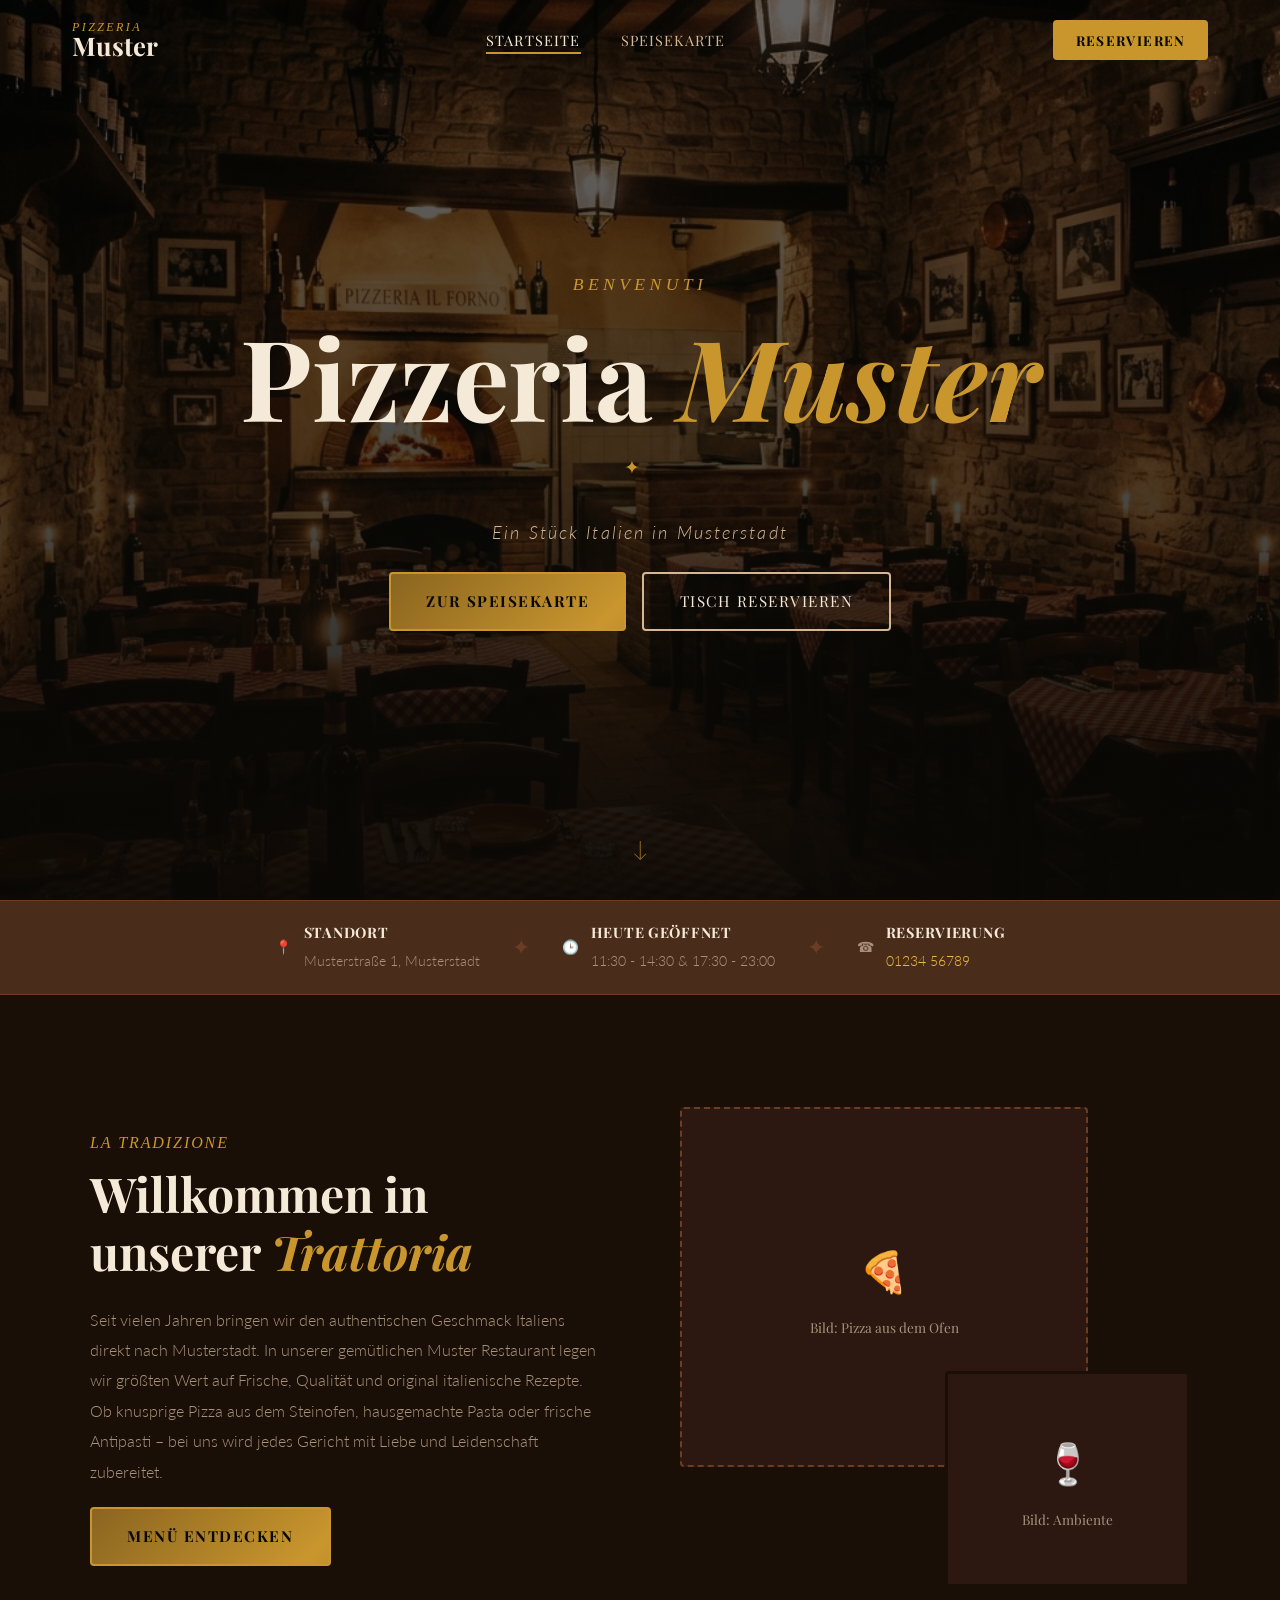
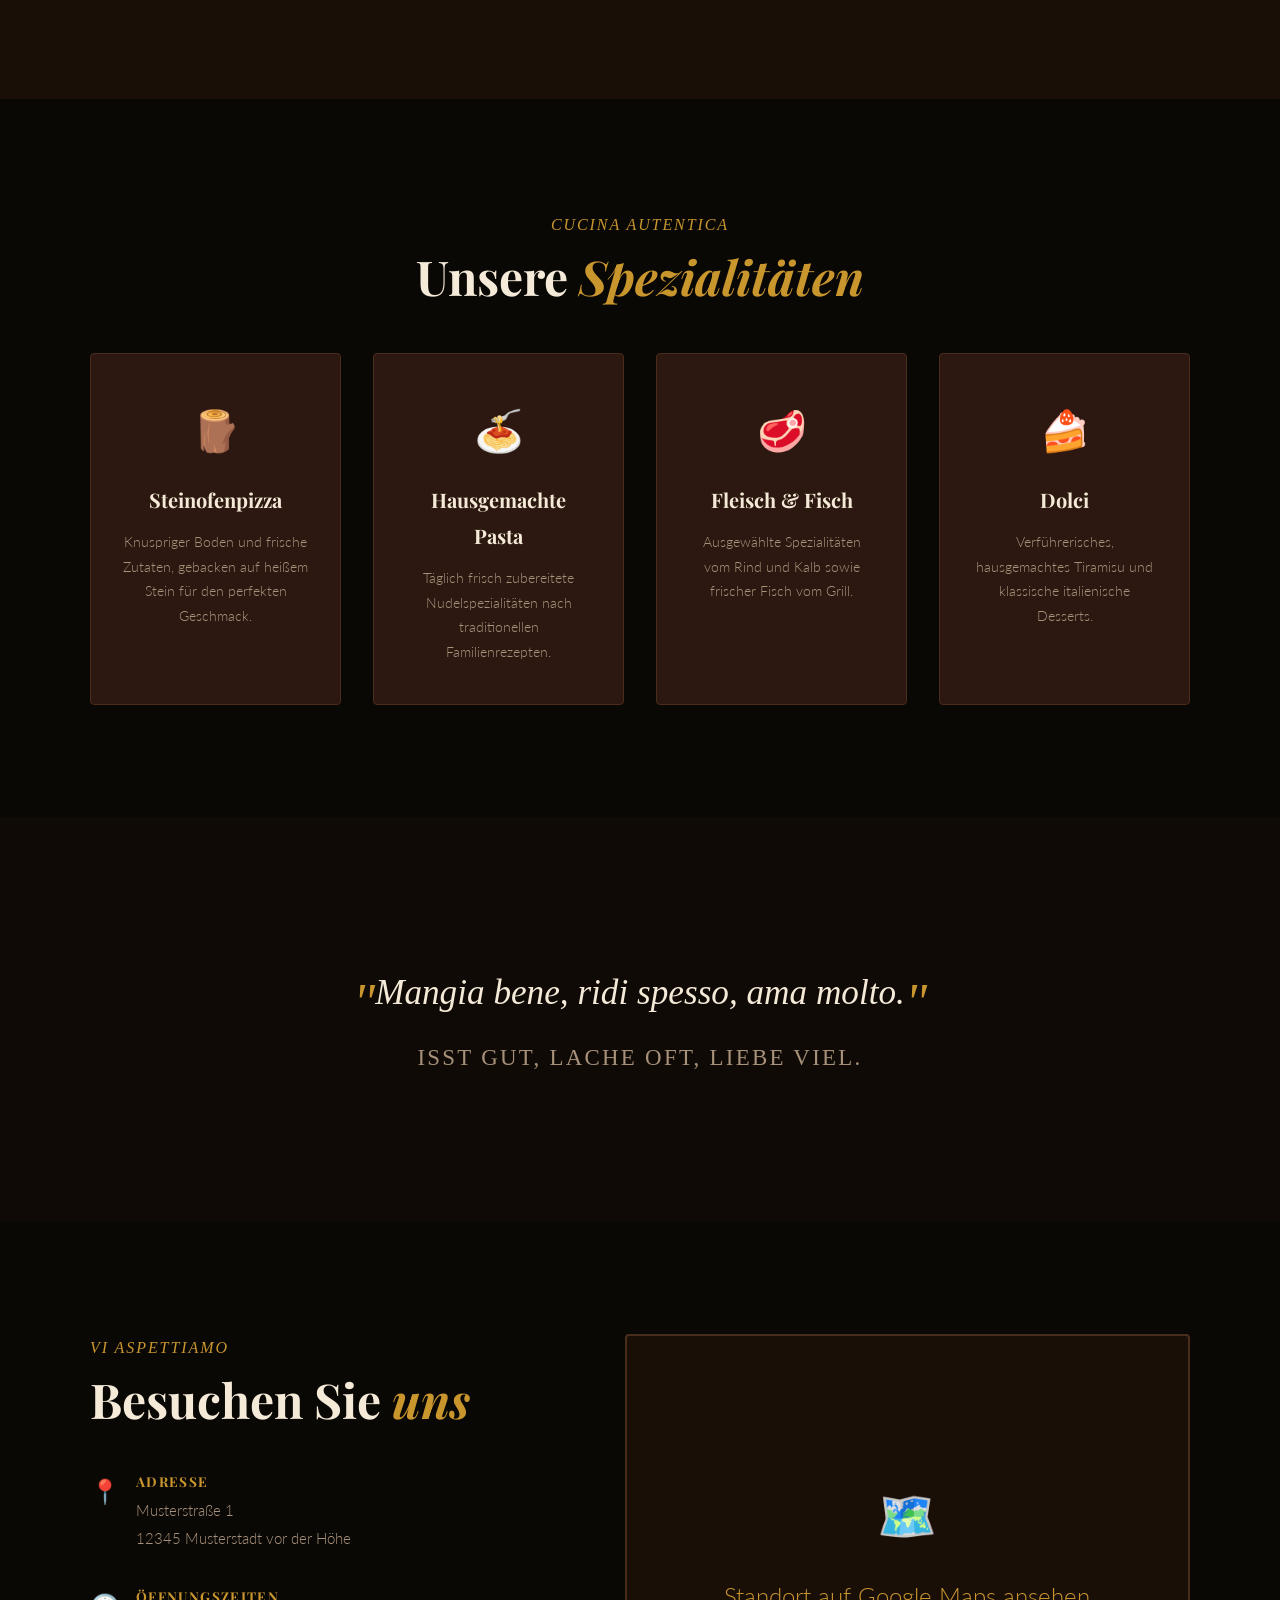
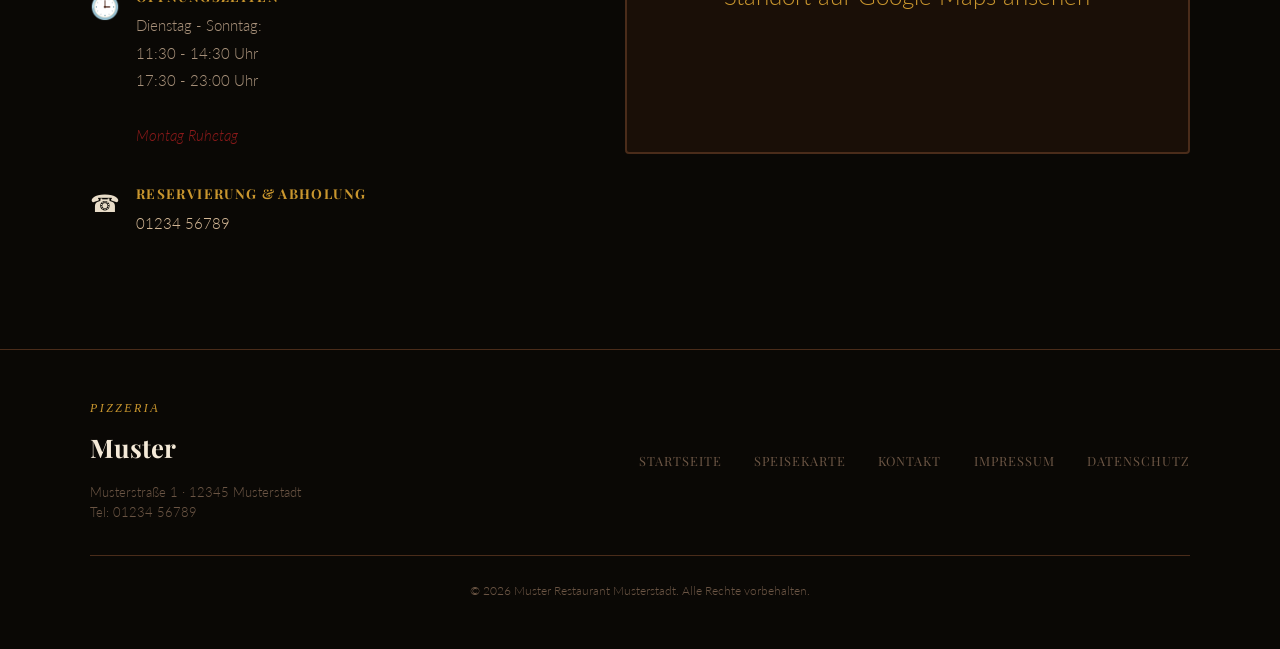
<file: index.html>
﻿<!DOCTYPE html>
<html lang="de">
<head>
  <meta charset="UTF-8" />
  <meta name="viewport" content="width=device-width, initial-scale=1.0" />
  <title>Muster Restaurant – Musterstadt</title>
  <meta name="description" content="Original italienische Pizza & Pasta in Musterstadt. Genießen Sie authentische Küche in gemütlicher Atmosphäre." />
  <link rel="stylesheet" href="style.css" />
  <link rel="preconnect" href="https://fonts.googleapis.com" />
  <link rel="preconnect" href="https://fonts.gstatic.com" crossorigin />
  <link href="https://fonts.googleapis.com/css2?family=Playfair+Display:ital,wght@0,400;0,700;1,400;1,700&family=IM+Fell+English:ital@0;1&family=Lato:wght@300;400&display=swap" rel="stylesheet" />
</head>
<body>

  <!-- ========== NAVIGATION ========== -->
  <nav id="navbar">
    <div class="nav-inner">
      <a href="index.html" class="nav-logo">
        <span class="logo-script">Pizzeria</span>
        <span class="logo-name">Muster</span>
      </a>
      <ul class="nav-links">
        <li><a href="index.html" class="nav-link active">Startseite</a></li>
        <li><a href="menu.html" class="nav-link">Speisekarte</a></li>
      </ul>
      <a href="#kontakt" class="nav-cta" id="reserve-btn">Reservieren</a>
      <button class="hamburger" id="hamburger-btn" aria-label="Menü öffnen">
        <span></span><span></span><span></span>
      </button>
    </div>
    <div class="mobile-menu" id="mobile-menu">
      <a href="index.html" class="mobile-link active">Startseite</a>
      <a href="menu.html" class="mobile-link">Speisekarte</a>
      <a href="#ueber-uns" class="mobile-link">Über uns</a>
      <a href="#kontakt" class="mobile-link">Kontakt</a>
      <a href="#kontakt" class="mobile-link mobile-cta">Reservieren</a>
    </div>
  </nav>

  <!-- ========== HERO ========== -->
  <header class="hero" id="start">
    <div class="hero-bg"></div>
    <div class="hero-overlay"></div>
    <div class="hero-content">
      <p class="hero-tagline">Benvenuti</p>
      <h1 class="hero-title">Pizzeria <em>Muster</em></h1>
      <div class="hero-divider"><span>✦</span></div>
      <p class="hero-subtitle">Ein Stück Italien in Musterstadt</p>
      <div class="hero-actions">
        <a href="menu.html" class="btn btn-gold">Zur Speisekarte</a>
        <a href="#kontakt" class="btn btn-outline">Tisch reservieren</a>
      </div>
    </div>
    <div class="scroll-indicator">↓</div>
  </header>

  <!-- ========== RIBBON ========== -->
  <div class="ribbon">
    <div class="ribbon-inner">
      <div class="ribbon-item">
        <span class="ribbon-icon">📍</span>
        <div>
          <strong>Standort</strong>
          <span>Musterstraße 1, Musterstadt</span>
        </div>
      </div>
      <div class="ribbon-sep">✦</div>
      <div class="ribbon-item">
        <span class="ribbon-icon">🕒</span>
        <div>
          <strong>Heute geöffnet</strong>
          <span>11:30 - 14:30 & 17:30 - 23:00</span>
        </div>
      </div>
      <div class="ribbon-sep">✦</div>
      <div class="ribbon-item">
        <span class="ribbon-icon">☎</span>
        <div>
          <strong>Reservierung</strong>
          <span><a href="tel:+49617223524">01234 56789</a></span>
        </div>
      </div>
    </div>
  </div>

  <!-- ========== ÜBER UNS ========== -->
  <section class="welcome" id="ueber-uns">
    <div class="welcome-inner">
      <div>
        <span class="section-tag">La Tradizione</span>
        <h2 class="section-title">Willkommen in unserer <em>Trattoria</em></h2>
        <div class="welcome-body">
          <p>Seit vielen Jahren bringen wir den authentischen Geschmack Italiens direkt nach Musterstadt. In unserer gemütlichen Muster Restaurant legen wir größten Wert auf Frische, Qualität und original italienische Rezepte.</p>
          <p>Ob knusprige Pizza aus dem Steinofen, hausgemachte Pasta oder frische Antipasti – bei uns wird jedes Gericht mit Liebe und Leidenschaft zubereitet.</p>
        </div>
        <a href="menu.html" class="btn btn-gold">Menü entdecken</a>
      </div>
      <div class="welcome-image-stack">
        <div class="photo-placeholder large">
          <div class="placeholder-inner">
            <span class="ph-icon">🍕</span>
            <p>Bild: Pizza aus dem Ofen</p>
          </div>
        </div>
        <div class="photo-placeholder small">
          <div class="placeholder-inner">
            <span class="ph-icon">🍷</span>
            <p>Bild: Ambiente</p>
          </div>
        </div>
      </div>
    </div>
  </section>

  <!-- ========== HIGHLIGHTS ========== -->
  <section class="highlights">
    <div class="highlights-inner">
      <span class="section-tag center">Cucina Autentica</span>
      <h2 class="section-title center">Unsere <em>Spezialitäten</em></h2>
      <div class="highlights-grid">
        <div class="highlight-card">
          <div class="card-icon">🪵</div>
          <h3>Steinofenpizza</h3>
          <p>Knuspriger Boden und frische Zutaten, gebacken auf heißem Stein für den perfekten Geschmack.</p>
        </div>
        <div class="highlight-card">
          <div class="card-icon">🍝</div>
          <h3>Hausgemachte Pasta</h3>
          <p>Täglich frisch zubereitete Nudelspezialitäten nach traditionellen Familienrezepten.</p>
        </div>
        <div class="highlight-card">
          <div class="card-icon">🥩</div>
          <h3>Fleisch & Fisch</h3>
          <p>Ausgewählte Spezialitäten vom Rind und Kalb sowie frischer Fisch vom Grill.</p>
        </div>
        <div class="highlight-card">
          <div class="card-icon">🍰</div>
          <h3>Dolci</h3>
          <p>Verführerisches, hausgemachtes Tiramisu und klassische italienische Desserts.</p>
        </div>
      </div>
    </div>
  </section>

  <!-- ========== FULL BLEED IMAGE ========== -->
  <section class="full-bleed-image">
    <div class="full-bleed-overlay">
      <blockquote class="quote">
        <span>"</span>Mangia bene, ridi spesso, ama molto.<span>"</span>
        <cite>Isst gut, lache oft, liebe viel.</cite>
      </blockquote>
    </div>
  </section>

  <!-- ========== CONTACT ========== -->
  <section class="kontakt" id="kontakt">
    <div class="kontakt-inner">
      <div>
        <span class="section-tag">Vi aspettiamo</span>
        <h2 class="section-title">Besuchen Sie <em>uns</em></h2>
        <div class="contact-block">
          <div class="contact-item">
            <span class="contact-icon">📍</span>
            <div>
              <strong>Adresse</strong>
              <p>Musterstraße 1<br />12345 Musterstadt vor der Höhe</p>
            </div>
          </div>
          <div class="contact-item">
            <span class="contact-icon">🕒</span>
            <div>
              <strong>Öffnungszeiten</strong>
              <p>Dienstag - Sonntag:<br />11:30 - 14:30 Uhr<br />17:30 - 23:00 Uhr<br /><br /><span class="closed">Montag Ruhetag</span></p>
            </div>
          </div>
          <div class="contact-item">
            <span class="contact-icon">☎</span>
            <div>
              <strong>Reservierung & Abholung</strong>
              <p><a href="tel:+49617223524">01234 56789</a></p>
            </div>
          </div>
        </div>
      </div>
      <div class="kontakt-map">
        <a href="https://www.google.com/maps/search/?api=1&query=Pizzeria+Desir%C3%A9e+Bad+Homburg" target="_blank" rel="noopener noreferrer" class="map-fallback" aria-label="Auf Google Maps öffnen">
          <div class="map-fallback-inner">
            <span class="map-icon" style="font-size: 3rem; display: block; margin-bottom: 1rem;">🗺️</span>
            <span style="font-family: var(--font-fancy); font-size: 1.5rem; color: var(--gold);">Standort auf Google Maps ansehen</span>
          </div>
        </a>
      </div>
    </div>
  </section>

  <!-- ========== FOOTER ========== -->
  <footer class="footer">
    <div class="footer-inner">
      <div class="footer-brand">
        <span class="logo-script">Pizzeria</span>
        <span class="logo-name">Muster</span>
        <p>Musterstraße 1 · 12345 Musterstadt<br />Tel: 01234 56789</p>
      </div>
      <div class="footer-links">
        <a href="index.html">Startseite</a>
        <a href="menu.html">Speisekarte</a>
        <a href="#kontakt">Kontakt</a>
        <a href="impressum.html">Impressum</a>
        <a href="datenschutz.html">Datenschutz</a>
      </div>
      <div class="footer-copy">
        <p>&copy; 2026 Muster Restaurant Musterstadt. Alle Rechte vorbehalten.</p>
      </div>
    </div>
  </footer>

  <!-- ========== BACK TO TOP ========== -->
  <a href="#" id="back-to-top" aria-label="Zurück nach oben">↑</a>

  <script src="script.js"></script>
</body>
</html>
</file>
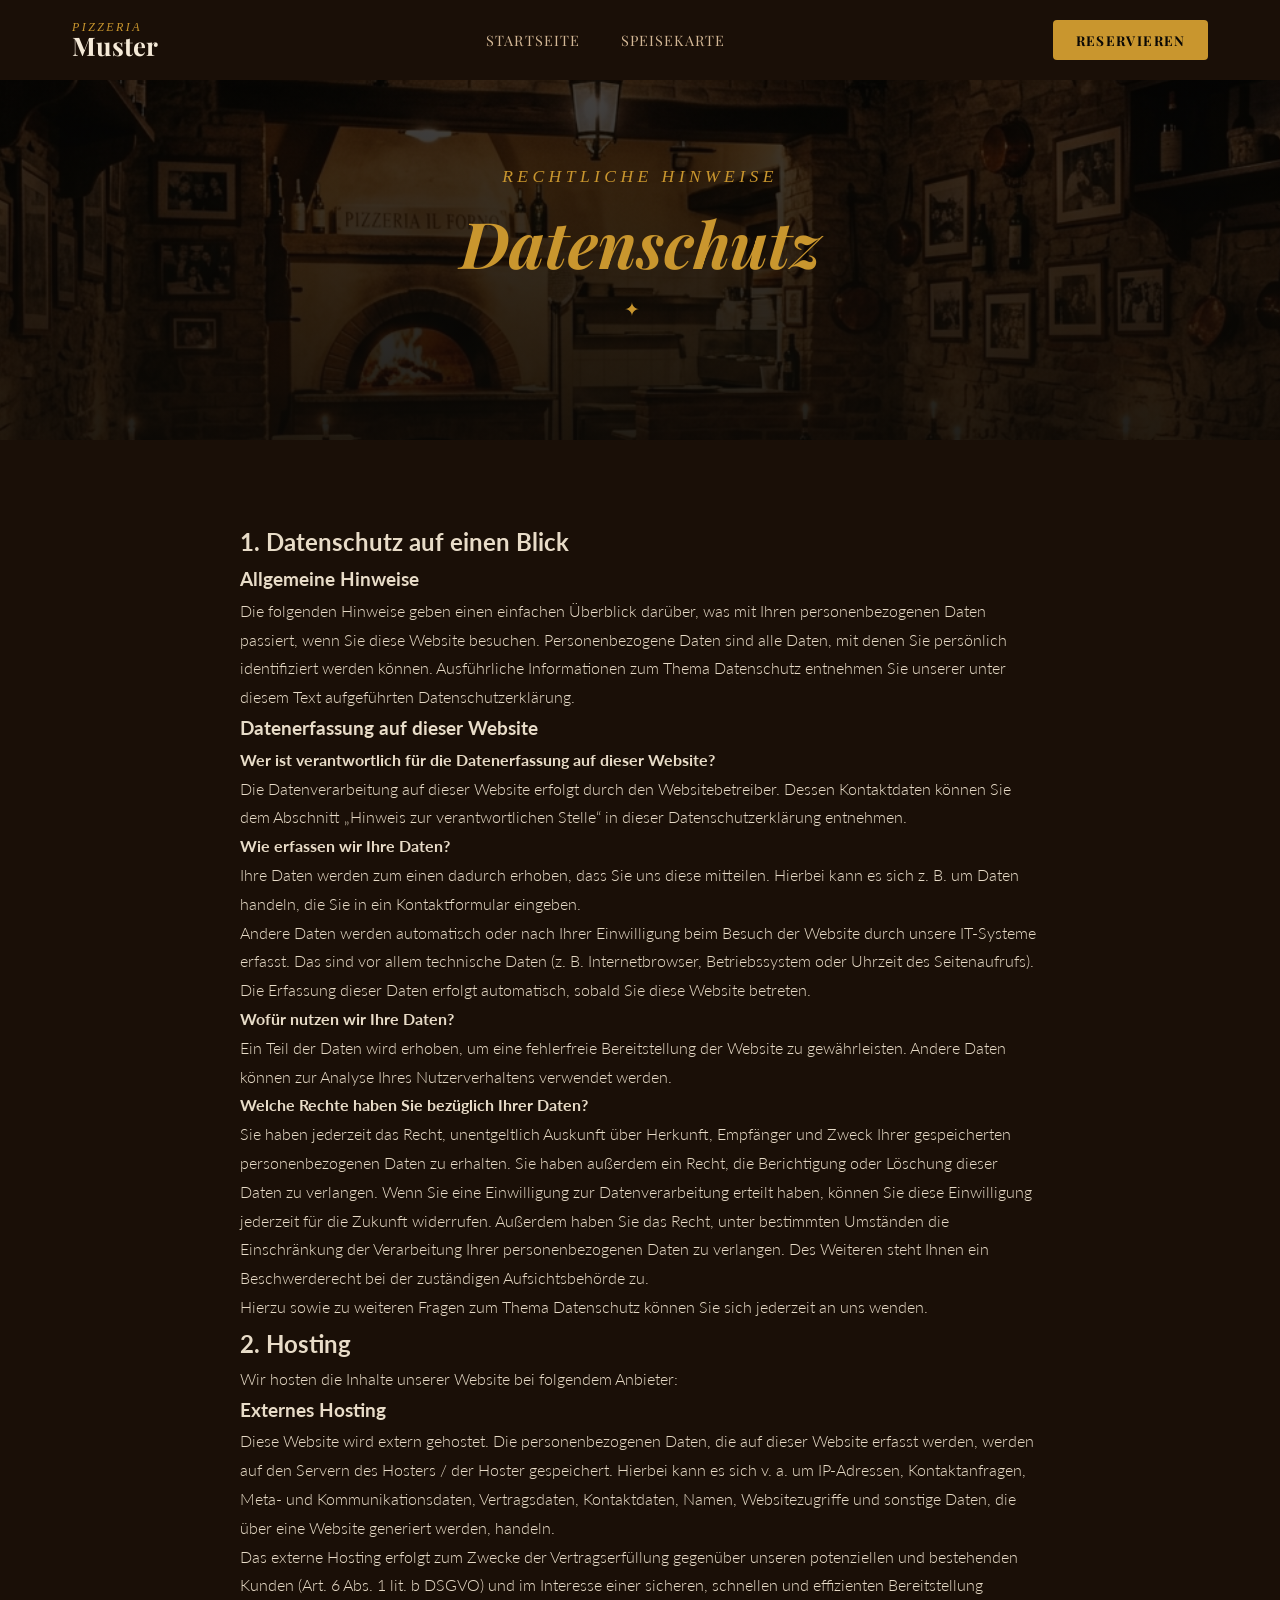
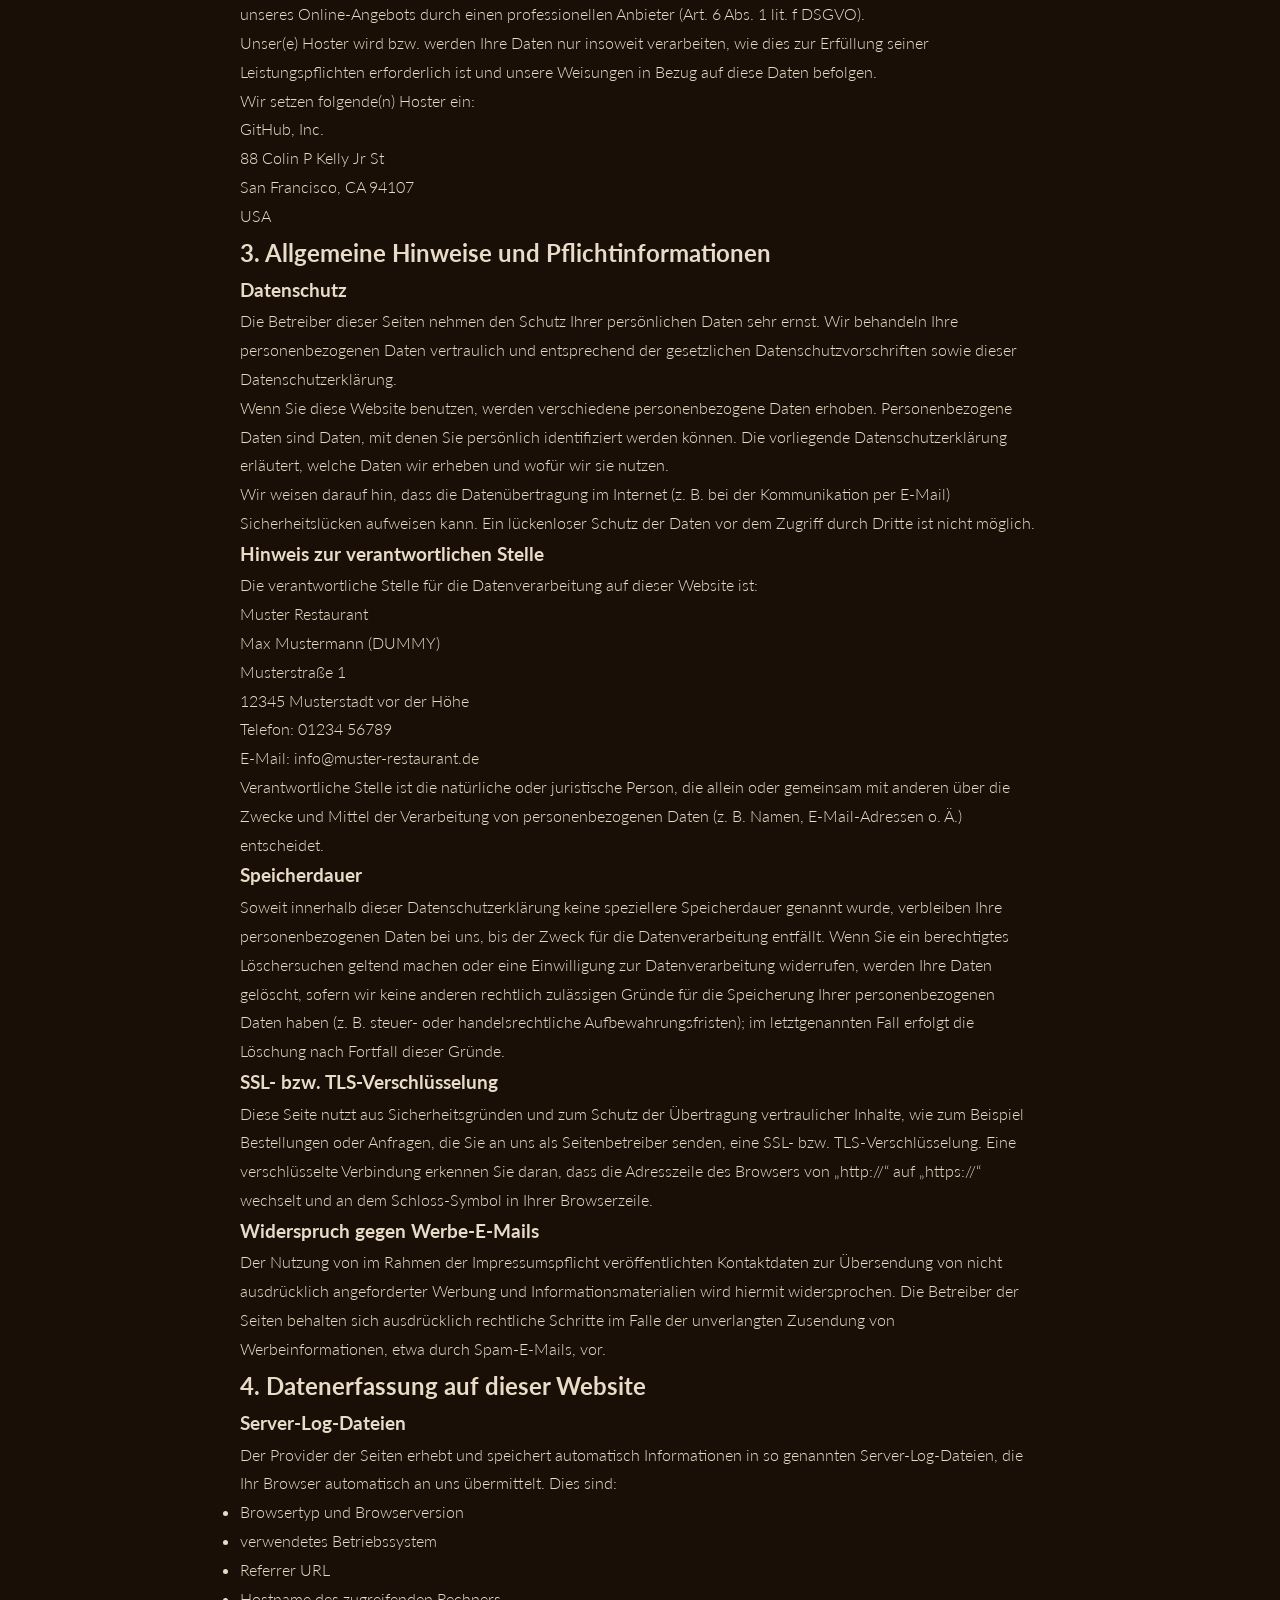
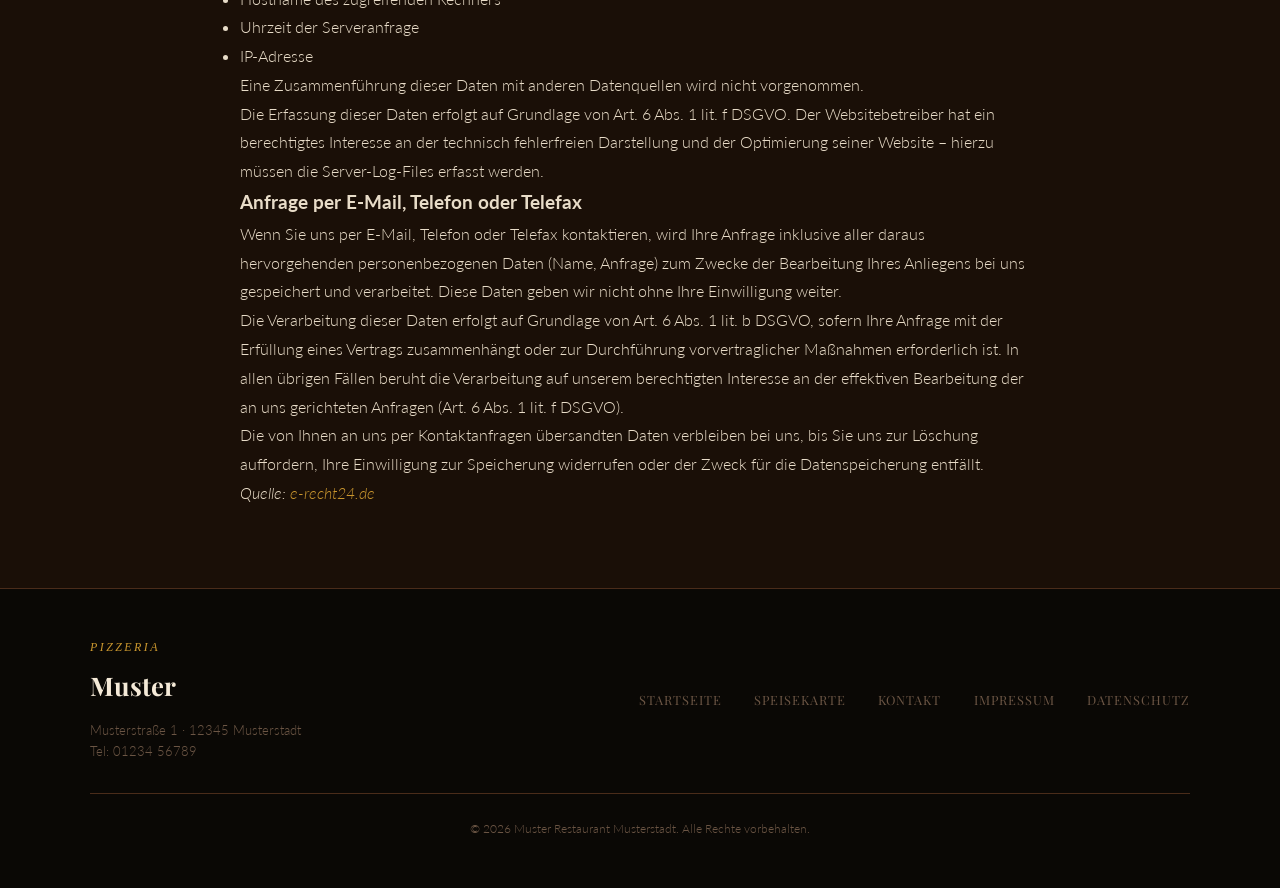
<file: datenschutz.html>
﻿<!DOCTYPE html>
<html lang="de">
<head>
  <meta charset="UTF-8" />
  <meta name="viewport" content="width=device-width, initial-scale=1.0" />
  <title>Datenschutzerklärung – Muster Restaurant Musterstadt</title>
  <meta name="description" content="Datenschutzerklärung und Hinweise zum Datenschutz der Muster Restaurant in Musterstadt." />
  <link rel="stylesheet" href="style.css" />
  <link rel="preconnect" href="https://fonts.googleapis.com" />
  <link rel="preconnect" href="https://fonts.gstatic.com" crossorigin />
  <link href="https://fonts.googleapis.com/css2?family=Playfair+Display:ital,wght@0,400;0,700;1,400;1,700&family=IM+Fell+English:ital@0;1&family=Lato:wght@300;400&display=swap" rel="stylesheet" />
</head>
<body>

  <!-- ========== NAVIGATION ========== -->
  <nav id="navbar">
    <div class="nav-inner">
      <a href="index.html" class="nav-logo">
        <span class="logo-script">Pizzeria</span>
        <span class="logo-name">Muster</span>
      </a>
      <ul class="nav-links">
        <li><a href="index.html" class="nav-link">Startseite</a></li>
        <li><a href="menu.html" class="nav-link">Speisekarte</a></li>
      </ul>
      <a href="index.html#kontakt" class="nav-cta" id="reserve-btn-menu">Reservieren</a>
      <button class="hamburger" id="hamburger-btn" aria-label="Menü öffnen">
        <span></span><span></span><span></span>
      </button>
    </div>
    <div class="mobile-menu" id="mobile-menu">
      <a href="index.html" class="mobile-link">Startseite</a>
      <a href="menu.html" class="mobile-link">Speisekarte</a>
      <a href="index.html#ueber-uns" class="mobile-link">Über uns</a>
      <a href="index.html#kontakt" class="mobile-link">Kontakt</a>
      <a href="index.html#kontakt" class="mobile-link mobile-cta">Reservieren</a>
    </div>
  </nav>

  <!-- ========== HERO ========== -->
  <header class="page-hero">
    <div class="hero-bg"></div>
    <div class="hero-overlay dark"></div>
    <div class="page-hero-content">
      <p class="hero-tagline">Rechtliche Hinweise</p>
      <h1 class="hero-title"><em>Datenschutz</em></h1>
      <div class="hero-divider"><span>✦</span></div>
    </div>
  </header>

  <!-- ========== DATENSCHUTZ CONTENT ========== -->
  <main class="legal-main">
    <section class="menu-section">
      <div class="menu-section-inner" style="max-width: 800px; margin: 0 auto; text-align: left;">
        <h2>1. Datenschutz auf einen Blick</h2>
        <h3>Allgemeine Hinweise</h3>
        <p>Die folgenden Hinweise geben einen einfachen Überblick darüber, was mit Ihren personenbezogenen Daten passiert, wenn Sie diese Website besuchen. Personenbezogene Daten sind alle Daten, mit denen Sie persönlich identifiziert werden können. Ausführliche Informationen zum Thema Datenschutz entnehmen Sie unserer unter diesem Text aufgeführten Datenschutzerklärung.</p>
        
        <h3>Datenerfassung auf dieser Website</h3>
        <h4>Wer ist verantwortlich für die Datenerfassung auf dieser Website?</h4>
        <p>Die Datenverarbeitung auf dieser Website erfolgt durch den Websitebetreiber. Dessen Kontaktdaten können Sie dem Abschnitt „Hinweis zur verantwortlichen Stelle“ in dieser Datenschutzerklärung entnehmen.</p>
        
        <h4>Wie erfassen wir Ihre Daten?</h4>
        <p>Ihre Daten werden zum einen dadurch erhoben, dass Sie uns diese mitteilen. Hierbei kann es sich z. B. um Daten handeln, die Sie in ein Kontaktformular eingeben.</p>
        <p>Andere Daten werden automatisch oder nach Ihrer Einwilligung beim Besuch der Website durch unsere IT-Systeme erfasst. Das sind vor allem technische Daten (z. B. Internetbrowser, Betriebssystem oder Uhrzeit des Seitenaufrufs). Die Erfassung dieser Daten erfolgt automatisch, sobald Sie diese Website betreten.</p>
        
        <h4>Wofür nutzen wir Ihre Daten?</h4>
        <p>Ein Teil der Daten wird erhoben, um eine fehlerfreie Bereitstellung der Website zu gewährleisten. Andere Daten können zur Analyse Ihres Nutzerverhaltens verwendet werden.</p>
        
        <h4>Welche Rechte haben Sie bezüglich Ihrer Daten?</h4>
        <p>Sie haben jederzeit das Recht, unentgeltlich Auskunft über Herkunft, Empfänger und Zweck Ihrer gespeicherten personenbezogenen Daten zu erhalten. Sie haben außerdem ein Recht, die Berichtigung oder Löschung dieser Daten zu verlangen. Wenn Sie eine Einwilligung zur Datenverarbeitung erteilt haben, können Sie diese Einwilligung jederzeit für die Zukunft widerrufen. Außerdem haben Sie das Recht, unter bestimmten Umständen die Einschränkung der Verarbeitung Ihrer personenbezogenen Daten zu verlangen. Des Weiteren steht Ihnen ein Beschwerderecht bei der zuständigen Aufsichtsbehörde zu.</p>
        <p>Hierzu sowie zu weiteren Fragen zum Thema Datenschutz können Sie sich jederzeit an uns wenden.</p>
        
        <h2>2. Hosting</h2>
        <p>Wir hosten die Inhalte unserer Website bei folgendem Anbieter:</p>
        <h3>Externes Hosting</h3>
        <p>Diese Website wird extern gehostet. Die personenbezogenen Daten, die auf dieser Website erfasst werden, werden auf den Servern des Hosters / der Hoster gespeichert. Hierbei kann es sich v. a. um IP-Adressen, Kontaktanfragen, Meta- und Kommunikationsdaten, Vertragsdaten, Kontaktdaten, Namen, Websitezugriffe und sonstige Daten, die über eine Website generiert werden, handeln.</p>
        <p>Das externe Hosting erfolgt zum Zwecke der Vertragserfüllung gegenüber unseren potenziellen und bestehenden Kunden (Art. 6 Abs. 1 lit. b DSGVO) und im Interesse einer sicheren, schnellen und effizienten Bereitstellung unseres Online-Angebots durch einen professionellen Anbieter (Art. 6 Abs. 1 lit. f DSGVO).</p>
        <p>Unser(e) Hoster wird bzw. werden Ihre Daten nur insoweit verarbeiten, wie dies zur Erfüllung seiner Leistungspflichten erforderlich ist und unsere Weisungen in Bezug auf diese Daten befolgen.</p>
        <p>Wir setzen folgende(n) Hoster ein:</p>
        <p>GitHub, Inc.<br>
        88 Colin P Kelly Jr St<br>
        San Francisco, CA 94107<br>
        USA</p>

        <h2>3. Allgemeine Hinweise und Pflichtinformationen</h2>
        <h3>Datenschutz</h3>
        <p>Die Betreiber dieser Seiten nehmen den Schutz Ihrer persönlichen Daten sehr ernst. Wir behandeln Ihre personenbezogenen Daten vertraulich und entsprechend der gesetzlichen Datenschutzvorschriften sowie dieser Datenschutzerklärung.</p>
        <p>Wenn Sie diese Website benutzen, werden verschiedene personenbezogene Daten erhoben. Personenbezogene Daten sind Daten, mit denen Sie persönlich identifiziert werden können. Die vorliegende Datenschutzerklärung erläutert, welche Daten wir erheben und wofür wir sie nutzen.</p>
        <p>Wir weisen darauf hin, dass die Datenübertragung im Internet (z. B. bei der Kommunikation per E-Mail) Sicherheitslücken aufweisen kann. Ein lückenloser Schutz der Daten vor dem Zugriff durch Dritte ist nicht möglich.</p>

        <h3>Hinweis zur verantwortlichen Stelle</h3>
        <p>Die verantwortliche Stelle für die Datenverarbeitung auf dieser Website ist:</p>
        <p>
        Muster Restaurant<br>
        Max Mustermann (DUMMY)<br>
        Musterstraße 1<br>
        12345 Musterstadt vor der Höhe
        </p>
        <p>
        Telefon: 01234 56789<br>
        E-Mail: info@muster-restaurant.de
        </p>
        <p>Verantwortliche Stelle ist die natürliche oder juristische Person, die allein oder gemeinsam mit anderen über die Zwecke und Mittel der Verarbeitung von personenbezogenen Daten (z. B. Namen, E-Mail-Adressen o. Ä.) entscheidet.</p>

        <h3>Speicherdauer</h3>
        <p>Soweit innerhalb dieser Datenschutzerklärung keine speziellere Speicherdauer genannt wurde, verbleiben Ihre personenbezogenen Daten bei uns, bis der Zweck für die Datenverarbeitung entfällt. Wenn Sie ein berechtigtes Löschersuchen geltend machen oder eine Einwilligung zur Datenverarbeitung widerrufen, werden Ihre Daten gelöscht, sofern wir keine anderen rechtlich zulässigen Gründe für die Speicherung Ihrer personenbezogenen Daten haben (z. B. steuer- oder handelsrechtliche Aufbewahrungsfristen); im letztgenannten Fall erfolgt die Löschung nach Fortfall dieser Gründe.</p>

        <h3>SSL- bzw. TLS-Verschlüsselung</h3>
        <p>Diese Seite nutzt aus Sicherheitsgründen und zum Schutz der Übertragung vertraulicher Inhalte, wie zum Beispiel Bestellungen oder Anfragen, die Sie an uns als Seitenbetreiber senden, eine SSL- bzw. TLS-Verschlüsselung. Eine verschlüsselte Verbindung erkennen Sie daran, dass die Adresszeile des Browsers von „http://“ auf „https://“ wechselt und an dem Schloss-Symbol in Ihrer Browserzeile.</p>

        <h3>Widerspruch gegen Werbe-E-Mails</h3>
        <p>Der Nutzung von im Rahmen der Impressumspflicht veröffentlichten Kontaktdaten zur Übersendung von nicht ausdrücklich angeforderter Werbung und Informationsmaterialien wird hiermit widersprochen. Die Betreiber der Seiten behalten sich ausdrücklich rechtliche Schritte im Falle der unverlangten Zusendung von Werbeinformationen, etwa durch Spam-E-Mails, vor.</p>

        <h2>4. Datenerfassung auf dieser Website</h2>
        <h3>Server-Log-Dateien</h3>
        <p>Der Provider der Seiten erhebt und speichert automatisch Informationen in so genannten Server-Log-Dateien, die Ihr Browser automatisch an uns übermittelt. Dies sind:</p>
        <ul>
          <li>Browsertyp und Browserversion</li>
          <li>verwendetes Betriebssystem</li>
          <li>Referrer URL</li>
          <li>Hostname des zugreifenden Rechners</li>
          <li>Uhrzeit der Serveranfrage</li>
          <li>IP-Adresse</li>
        </ul>
        <p>Eine Zusammenführung dieser Daten mit anderen Datenquellen wird nicht vorgenommen.</p>
        <p>Die Erfassung dieser Daten erfolgt auf Grundlage von Art. 6 Abs. 1 lit. f DSGVO. Der Websitebetreiber hat ein berechtigtes Interesse an der technisch fehlerfreien Darstellung und der Optimierung seiner Website – hierzu müssen die Server-Log-Files erfasst werden.</p>

        <h3>Anfrage per E-Mail, Telefon oder Telefax</h3>
        <p>Wenn Sie uns per E-Mail, Telefon oder Telefax kontaktieren, wird Ihre Anfrage inklusive aller daraus hervorgehenden personenbezogenen Daten (Name, Anfrage) zum Zwecke der Bearbeitung Ihres Anliegens bei uns gespeichert und verarbeitet. Diese Daten geben wir nicht ohne Ihre Einwilligung weiter.</p>
        <p>Die Verarbeitung dieser Daten erfolgt auf Grundlage von Art. 6 Abs. 1 lit. b DSGVO, sofern Ihre Anfrage mit der Erfüllung eines Vertrags zusammenhängt oder zur Durchführung vorvertraglicher Maßnahmen erforderlich ist. In allen übrigen Fällen beruht die Verarbeitung auf unserem berechtigten Interesse an der effektiven Bearbeitung der an uns gerichteten Anfragen (Art. 6 Abs. 1 lit. f DSGVO).</p>
        <p>Die von Ihnen an uns per Kontaktanfragen übersandten Daten verbleiben bei uns, bis Sie uns zur Löschung auffordern, Ihre Einwilligung zur Speicherung widerrufen oder der Zweck für die Datenspeicherung entfällt.</p>

        <p><em>Quelle: <a href="https://www.e-recht24.de" target="_blank" rel="noopener noreferrer">e-recht24.de</a></em></p>
      </div>
    </section>
  </main>

  <!-- ========== FOOTER ========== -->
  <footer class="footer">
    <div class="footer-inner">
      <div class="footer-brand">
        <span class="logo-script">Pizzeria</span>
        <span class="logo-name">Muster</span>
        <p>Musterstraße 1 · 12345 Musterstadt<br />Tel: 01234 56789</p>
      </div>
      <div class="footer-links">
        <a href="index.html">Startseite</a>
        <a href="menu.html">Speisekarte</a>
        <a href="index.html#kontakt">Kontakt</a>
        <a href="impressum.html">Impressum</a>
        <a href="datenschutz.html">Datenschutz</a>
      </div>
      <div class="footer-copy">
        <p>&copy; 2026 Muster Restaurant Musterstadt. Alle Rechte vorbehalten.</p>
      </div>
    </div>
  </footer>

  <script src="script.js"></script>
</body>
</html>
</file>
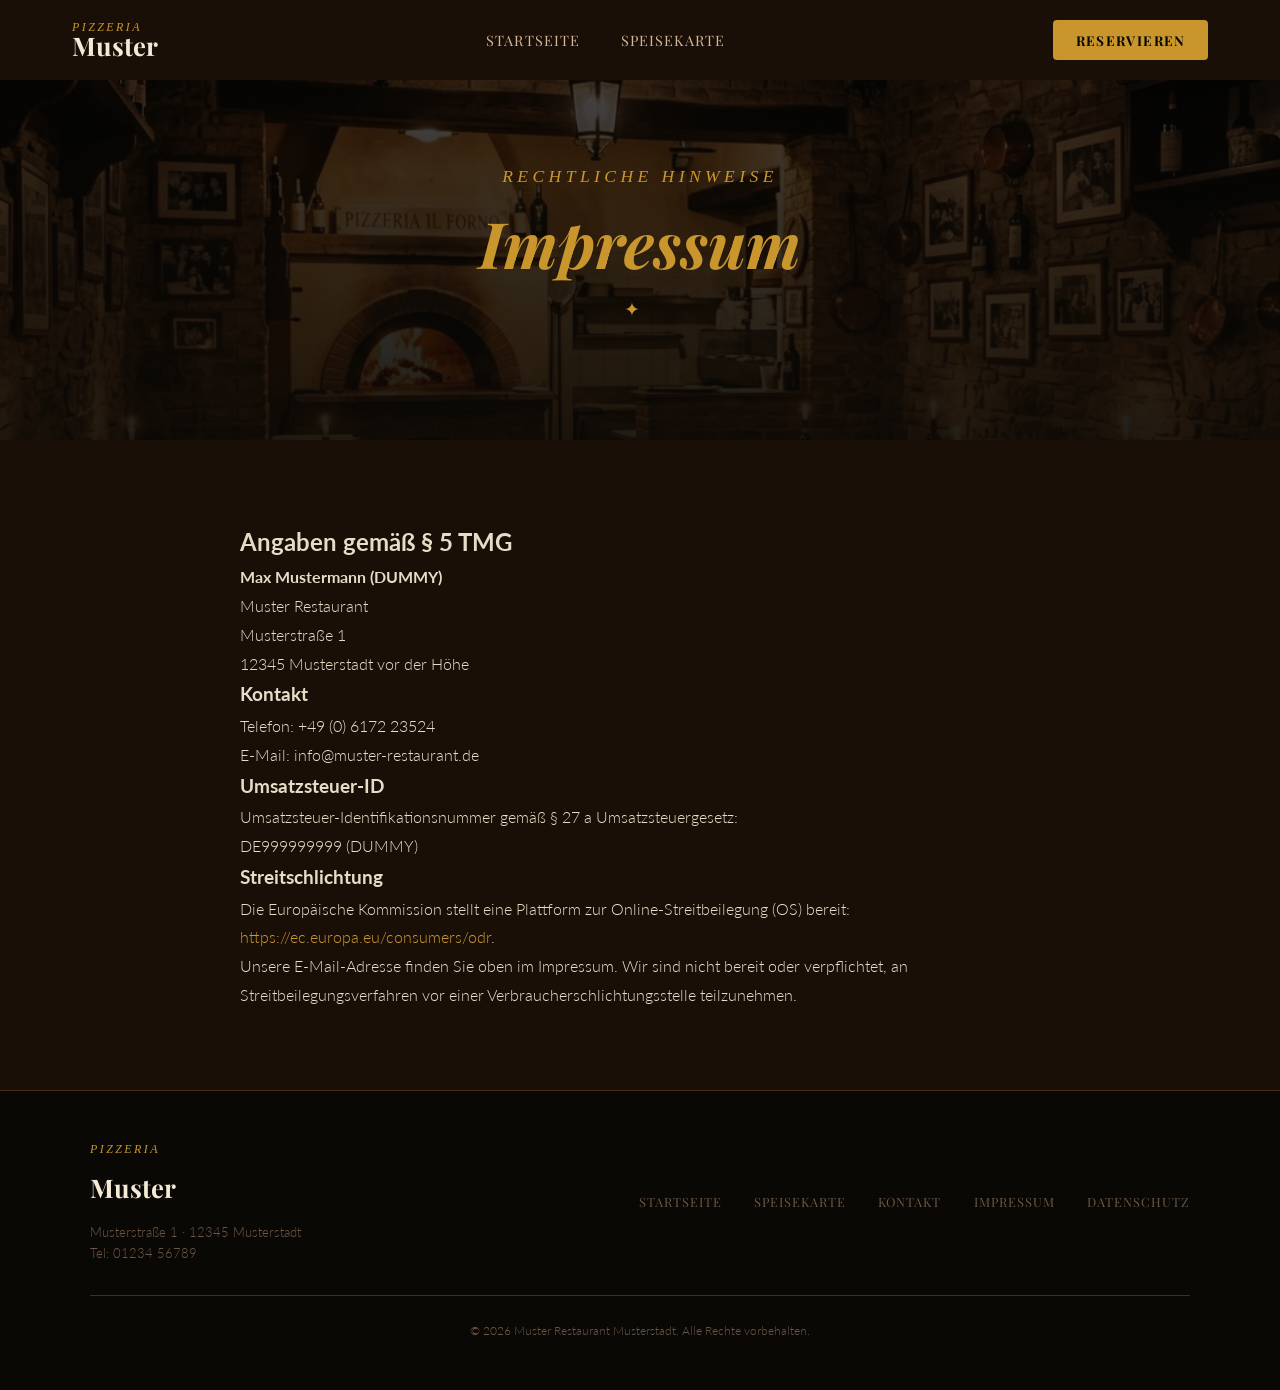
<file: impressum.html>
﻿<!DOCTYPE html>
<html lang="de">
<head>
  <meta charset="UTF-8" />
  <meta name="viewport" content="width=device-width, initial-scale=1.0" />
  <title>Impressum – Muster Restaurant Musterstadt</title>
  <meta name="description" content="Impressum der Muster Restaurant in Musterstadt." />
  <link rel="stylesheet" href="style.css" />
  <link rel="preconnect" href="https://fonts.googleapis.com" />
  <link rel="preconnect" href="https://fonts.gstatic.com" crossorigin />
  <link href="https://fonts.googleapis.com/css2?family=Playfair+Display:ital,wght@0,400;0,700;1,400;1,700&family=IM+Fell+English:ital@0;1&family=Lato:wght@300;400&display=swap" rel="stylesheet" />
</head>
<body>

  <!-- ========== NAVIGATION ========== -->
  <nav id="navbar">
    <div class="nav-inner">
      <a href="index.html" class="nav-logo">
        <span class="logo-script">Pizzeria</span>
        <span class="logo-name">Muster</span>
      </a>
      <ul class="nav-links">
        <li><a href="index.html" class="nav-link">Startseite</a></li>
        <li><a href="menu.html" class="nav-link">Speisekarte</a></li>
      </ul>
      <a href="index.html#kontakt" class="nav-cta" id="reserve-btn-menu">Reservieren</a>
      <button class="hamburger" id="hamburger-btn" aria-label="Menü öffnen">
        <span></span><span></span><span></span>
      </button>
    </div>
    <div class="mobile-menu" id="mobile-menu">
      <a href="index.html" class="mobile-link">Startseite</a>
      <a href="menu.html" class="mobile-link">Speisekarte</a>
      <a href="index.html#ueber-uns" class="mobile-link">Über uns</a>
      <a href="index.html#kontakt" class="mobile-link">Kontakt</a>
      <a href="index.html#kontakt" class="mobile-link mobile-cta">Reservieren</a>
    </div>
  </nav>

  <!-- ========== HERO ========== -->
  <header class="page-hero">
    <div class="hero-bg"></div>
    <div class="hero-overlay dark"></div>
    <div class="page-hero-content">
      <p class="hero-tagline">Rechtliche Hinweise</p>
      <h1 class="hero-title"><em>Impressum</em></h1>
      <div class="hero-divider"><span>✦</span></div>
    </div>
  </header>

  <!-- ========== IMPRESSUM CONTENT ========== -->
  <main class="legal-main">
    <section class="menu-section">
      <div class="menu-section-inner" style="max-width: 800px; margin: 0 auto; text-align: left;">
        <h2>Angaben gemäß § 5 TMG</h2>
        <p>
          <strong>Max Mustermann (DUMMY)</strong><br />
          Muster Restaurant<br />
          Musterstraße 1<br />
          12345 Musterstadt vor der Höhe
        </p>

        <h3>Kontakt</h3>
        <p>
          Telefon: +49 (0) 6172 23524<br />
          E-Mail: info@muster-restaurant.de
        </p>

        <h3>Umsatzsteuer-ID</h3>
        <p>
          Umsatzsteuer-Identifikationsnummer gemäß § 27 a Umsatzsteuergesetz:<br />
          DE999999999 (DUMMY)
        </p>

        <h3>Streitschlichtung</h3>
        <p>
          Die Europäische Kommission stellt eine Plattform zur Online-Streitbeilegung (OS) bereit: 
          <a href="https://ec.europa.eu/consumers/odr" target="_blank" rel="noopener noreferrer">https://ec.europa.eu/consumers/odr</a>.<br />
          Unsere E-Mail-Adresse finden Sie oben im Impressum. Wir sind nicht bereit oder verpflichtet, an Streitbeilegungsverfahren vor einer Verbraucherschlichtungsstelle teilzunehmen.
        </p>
      </div>
    </section>
  </main>

  <!-- ========== FOOTER ========== -->
  <footer class="footer">
    <div class="footer-inner">
      <div class="footer-brand">
        <span class="logo-script">Pizzeria</span>
        <span class="logo-name">Muster</span>
        <p>Musterstraße 1 · 12345 Musterstadt<br />Tel: 01234 56789</p>
      </div>
      <div class="footer-links">
        <a href="index.html">Startseite</a>
        <a href="menu.html">Speisekarte</a>
        <a href="index.html#kontakt">Kontakt</a>
        <a href="impressum.html">Impressum</a>
        <a href="datenschutz.html">Datenschutz</a>
      </div>
      <div class="footer-copy">
        <p>&copy; 2026 Muster Restaurant Musterstadt. Alle Rechte vorbehalten.</p>
      </div>
    </div>
  </footer>

  <script src="script.js"></script>
</body>
</html>
</file>
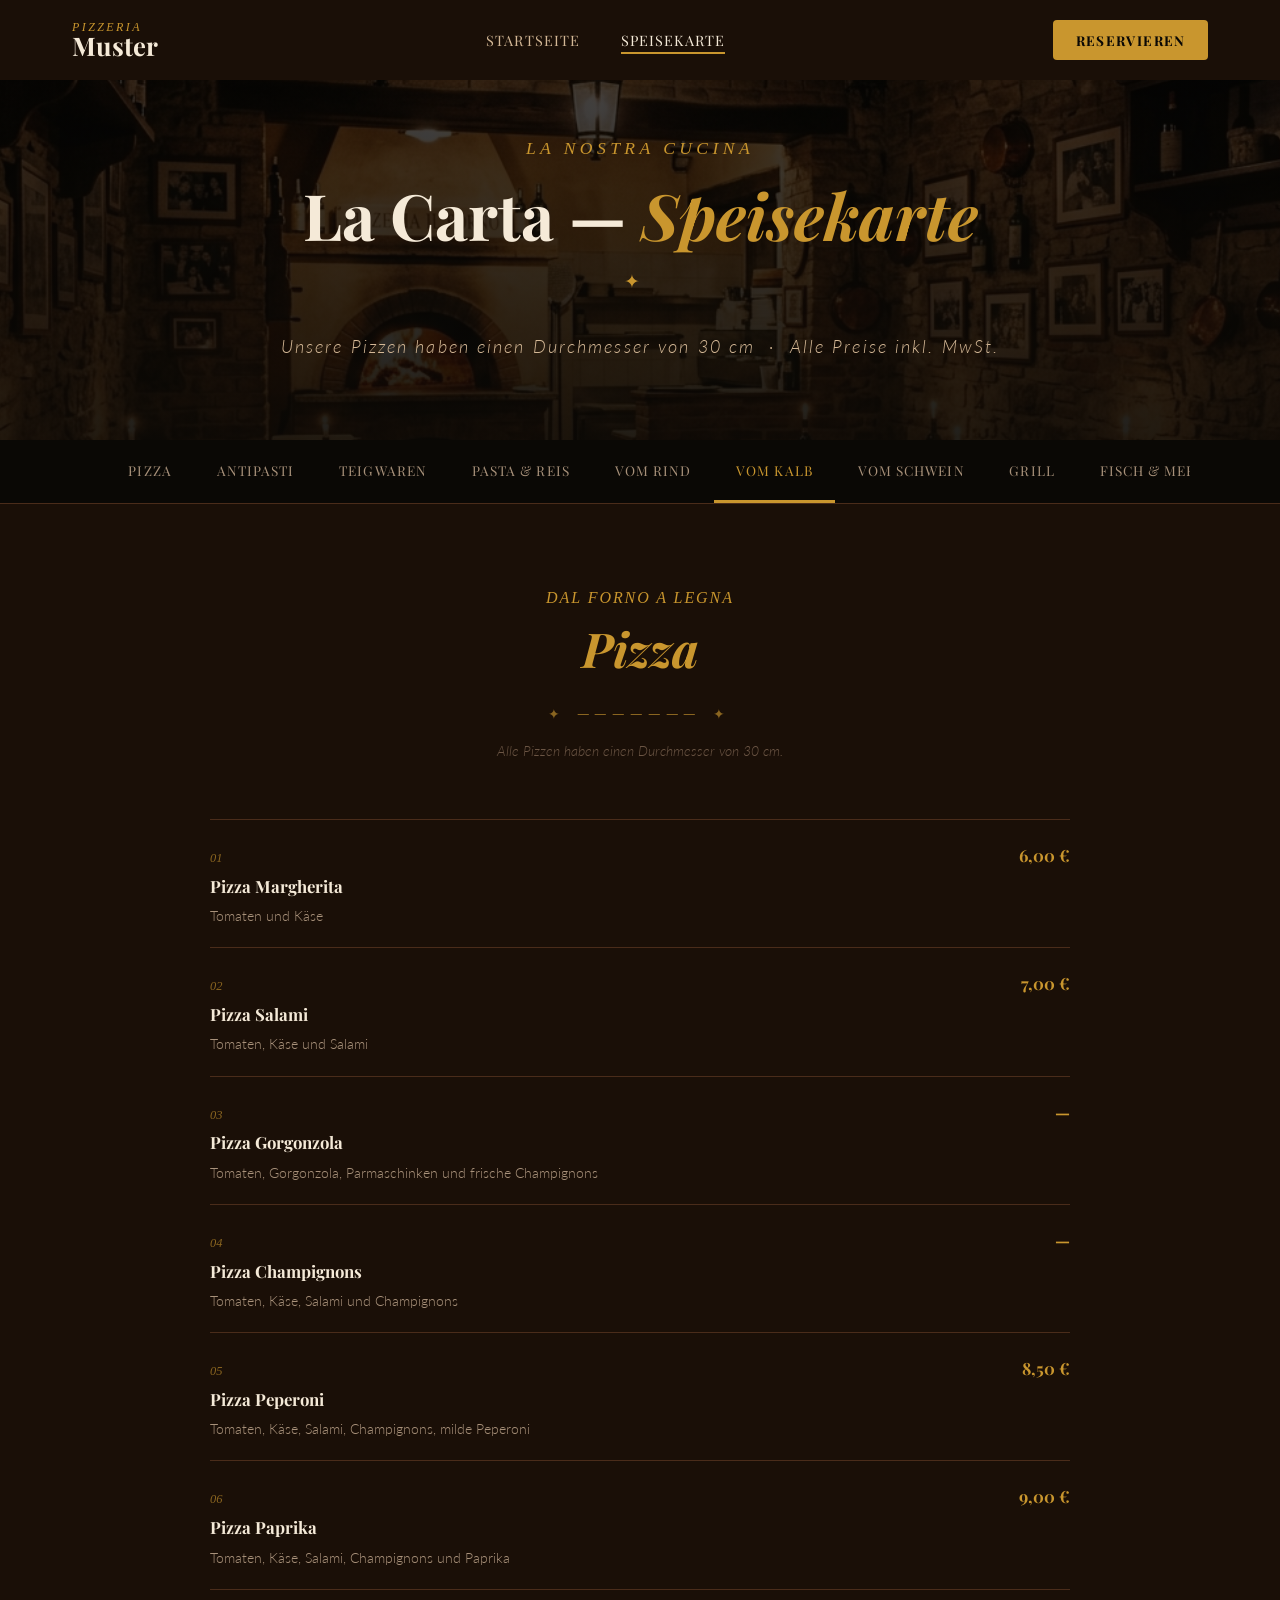
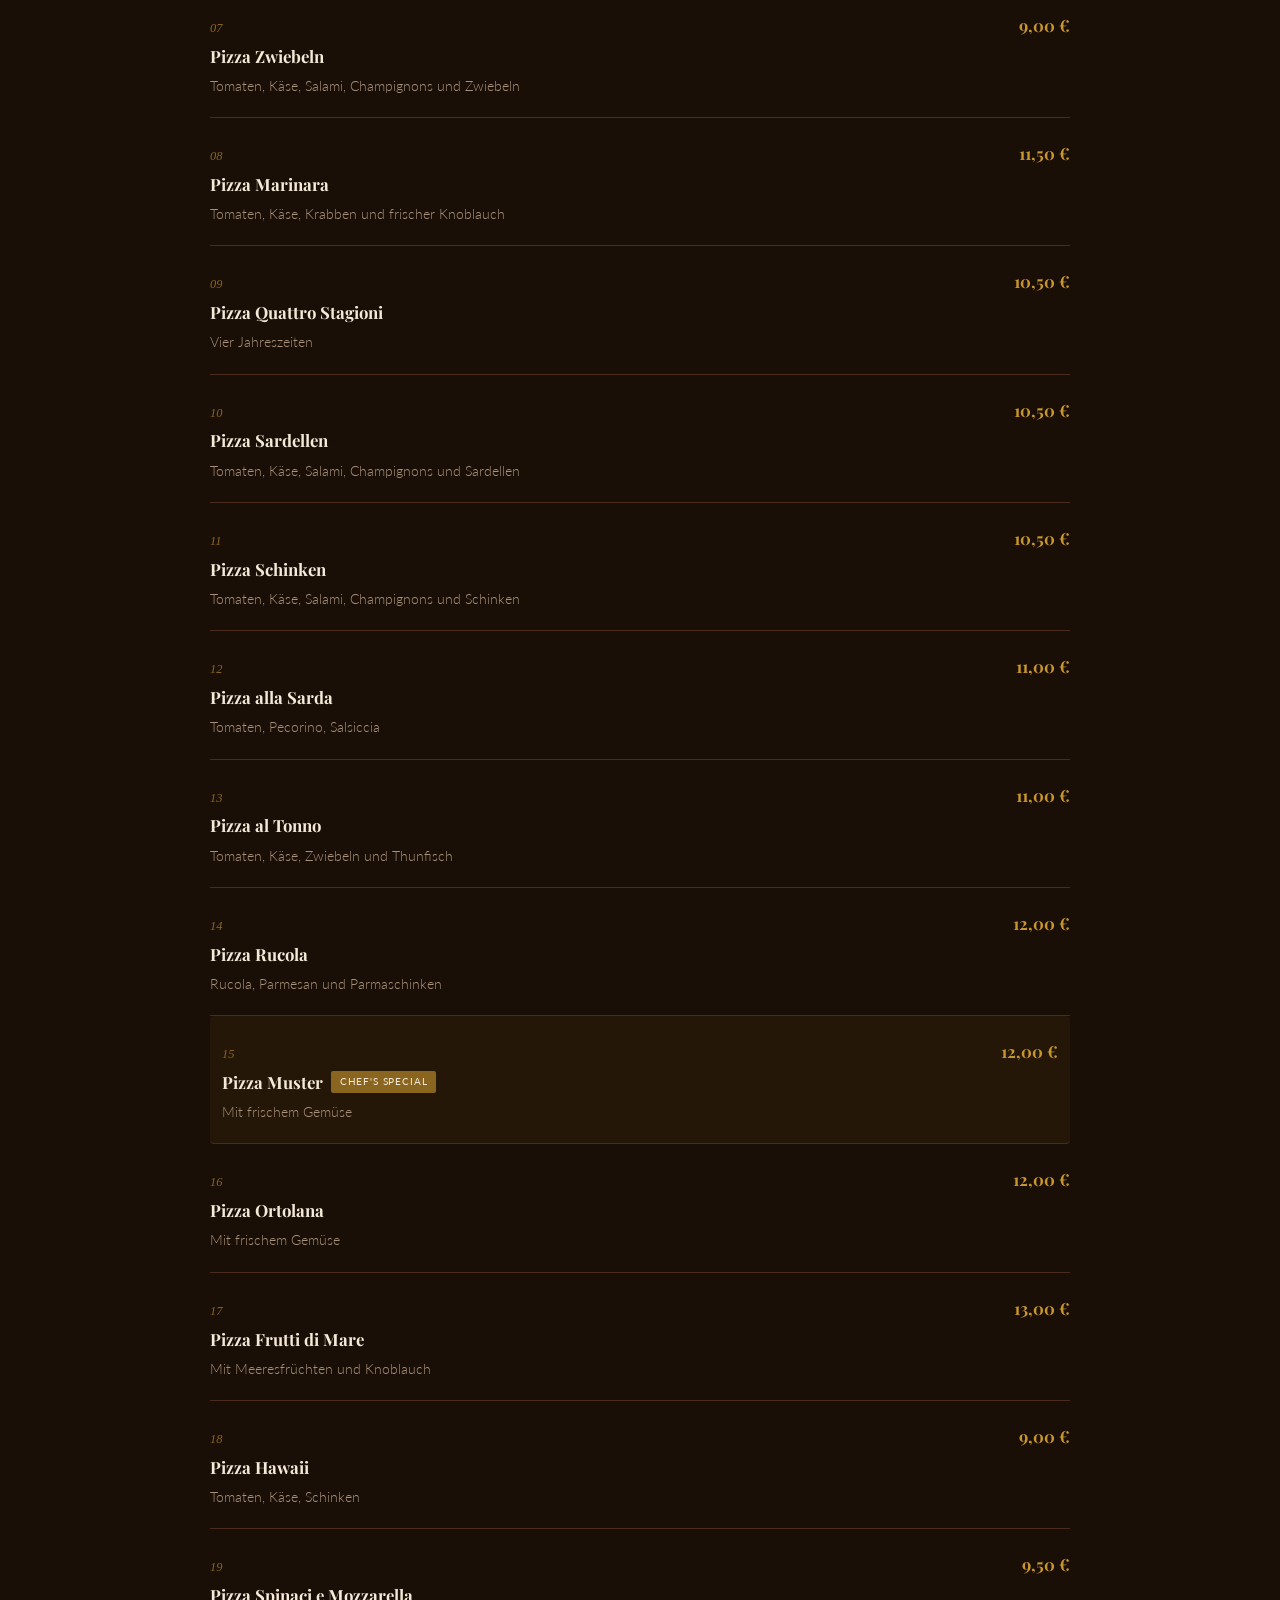
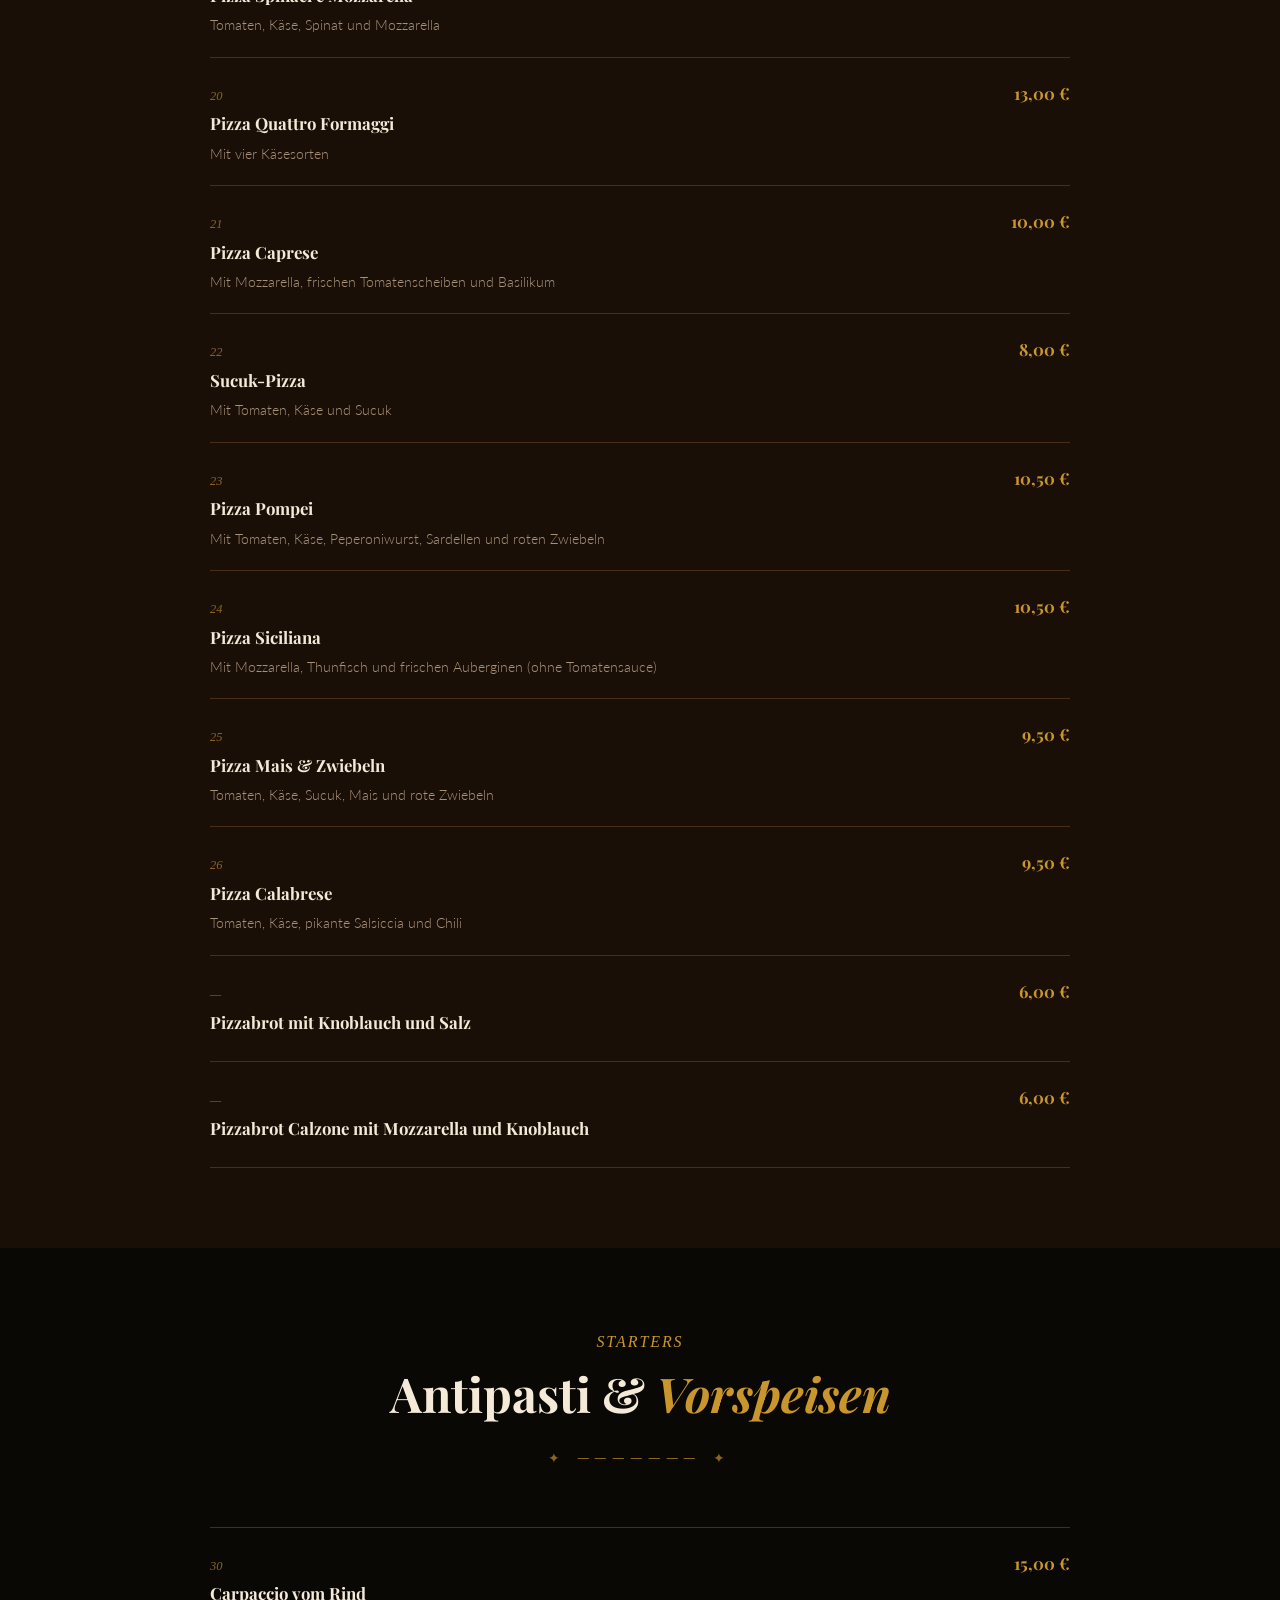
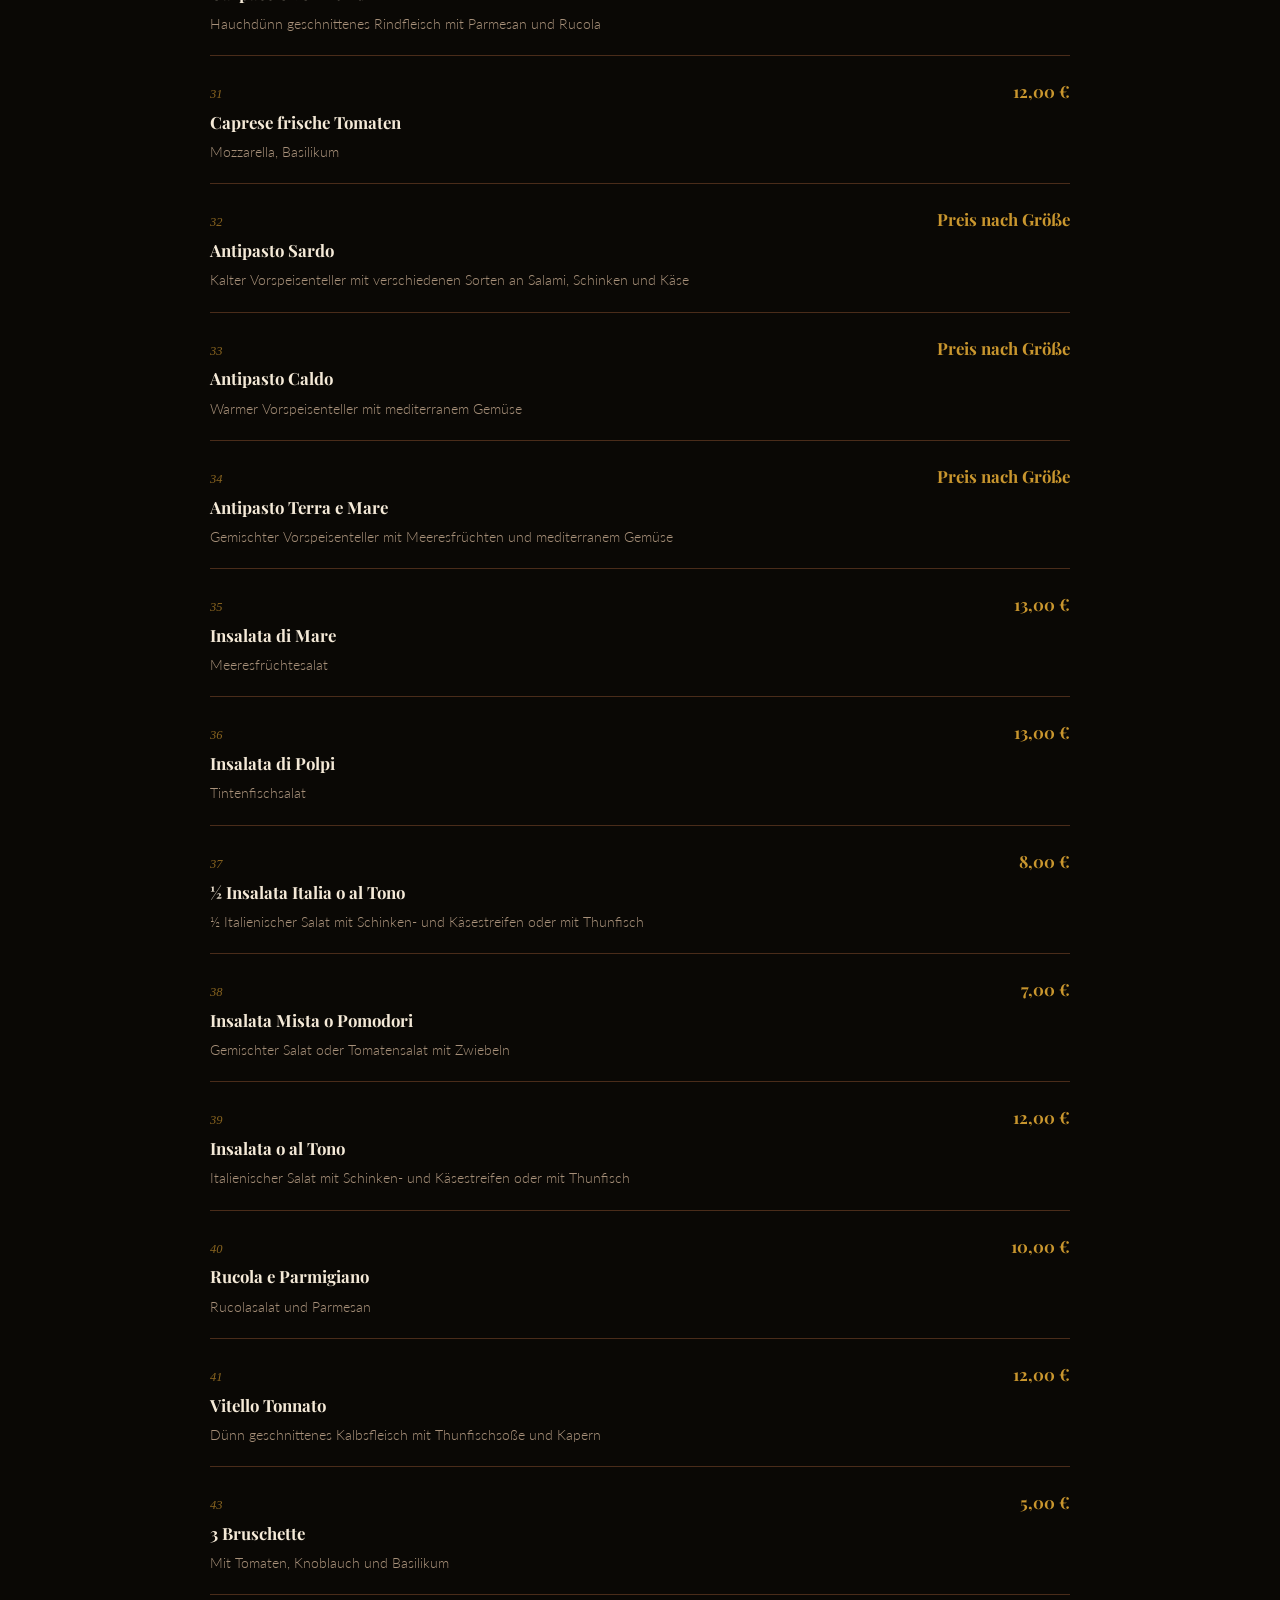
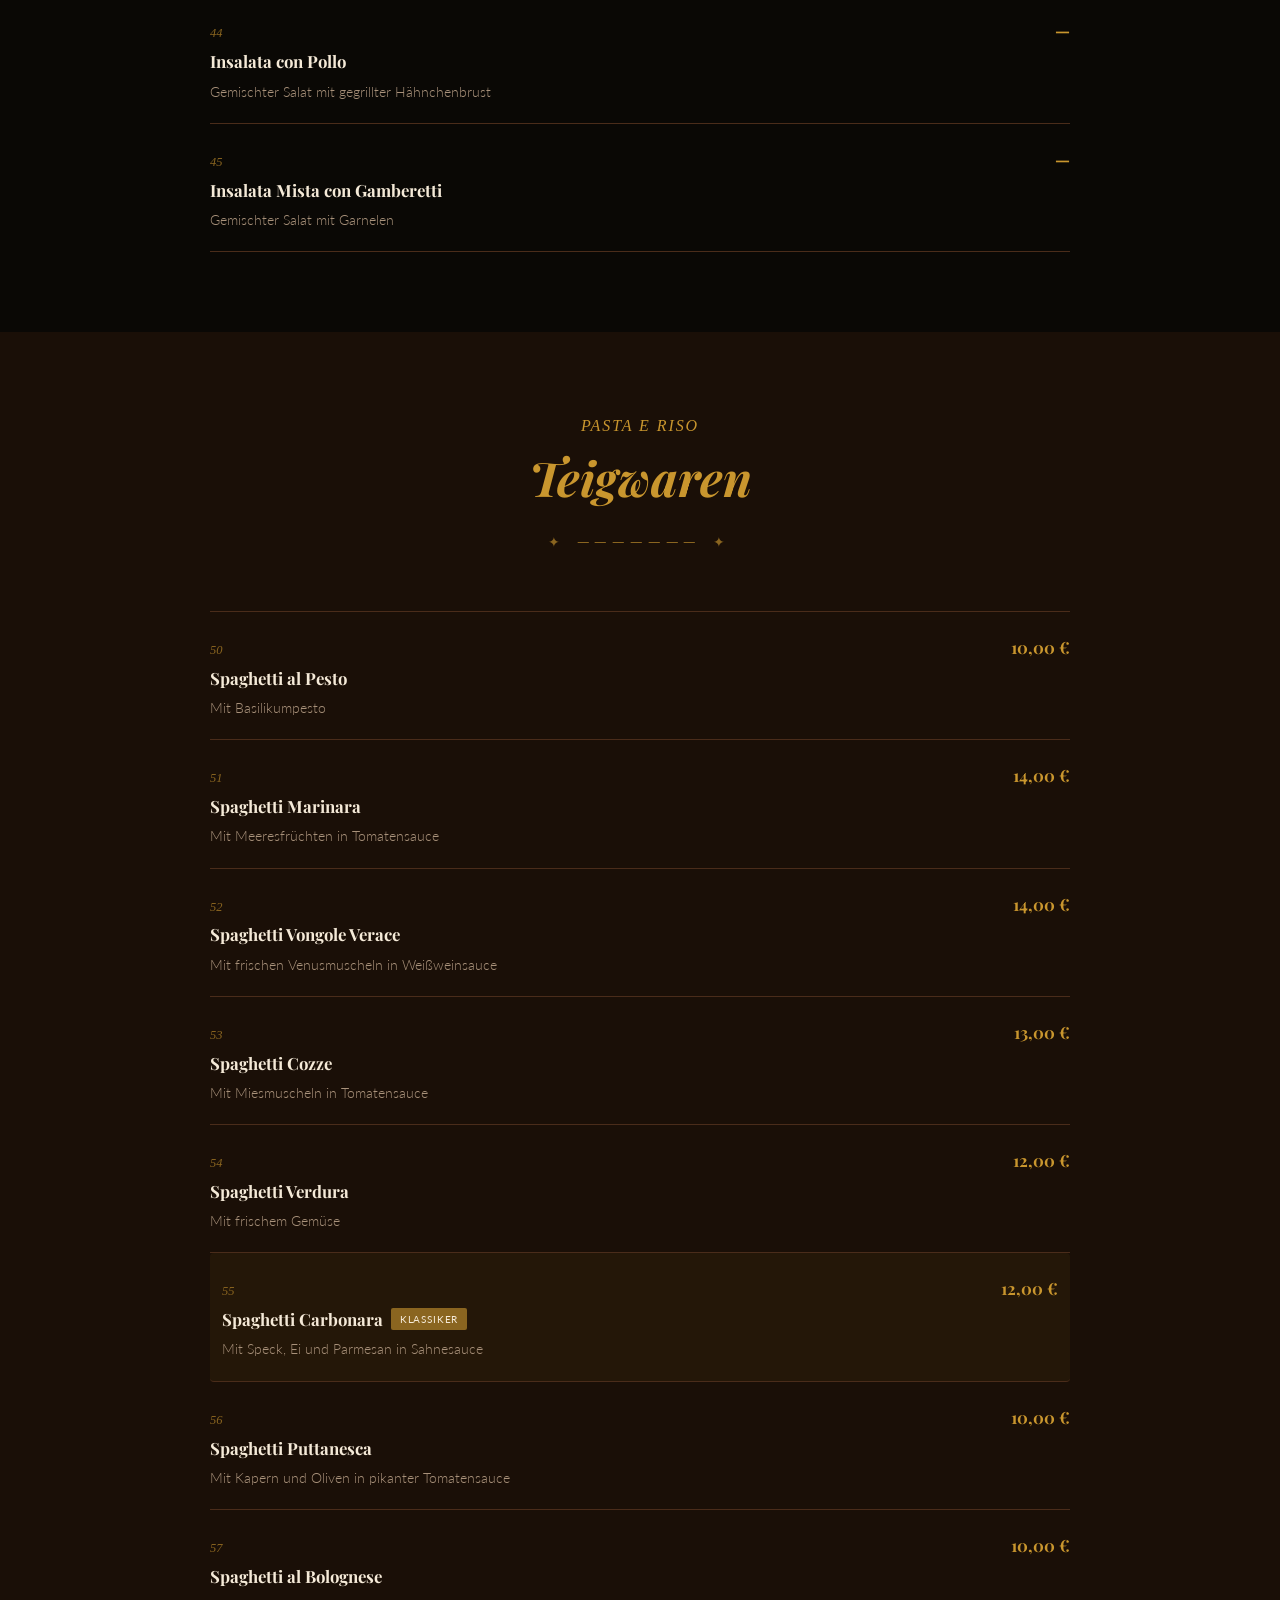
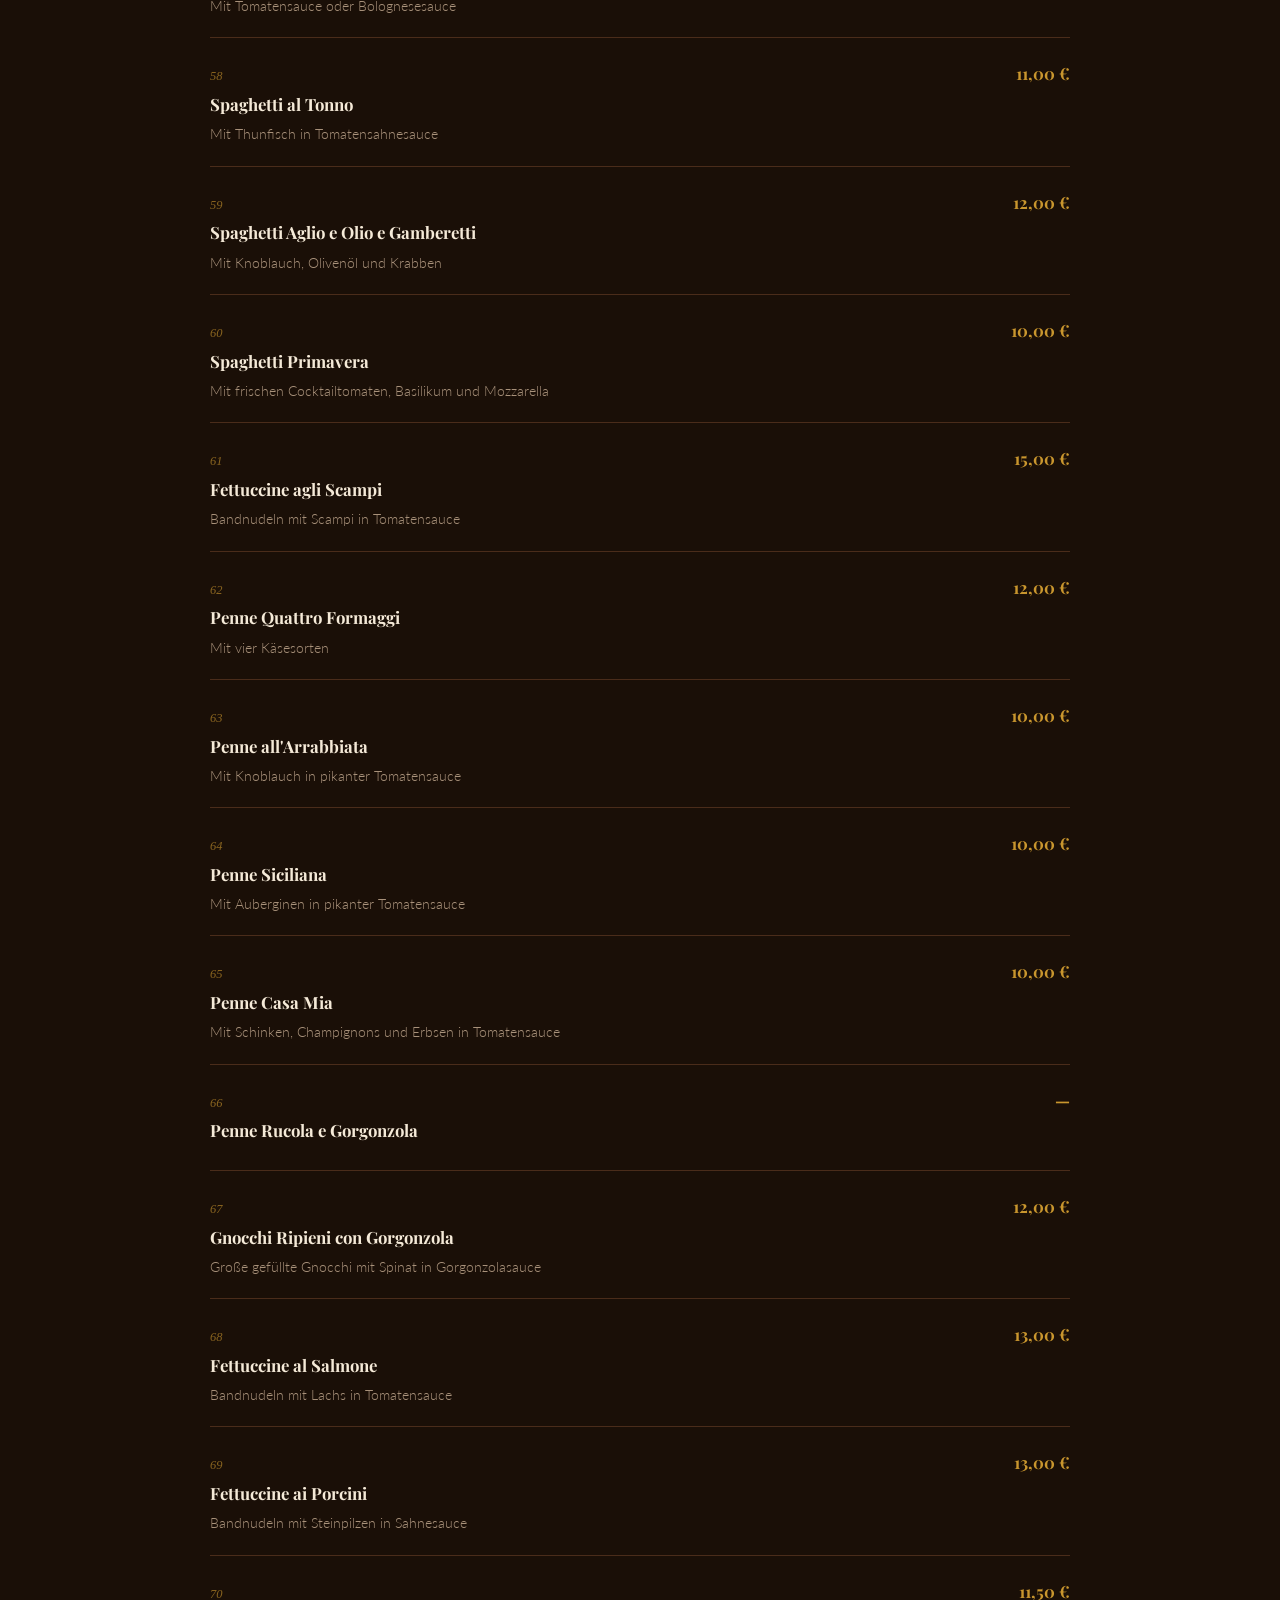
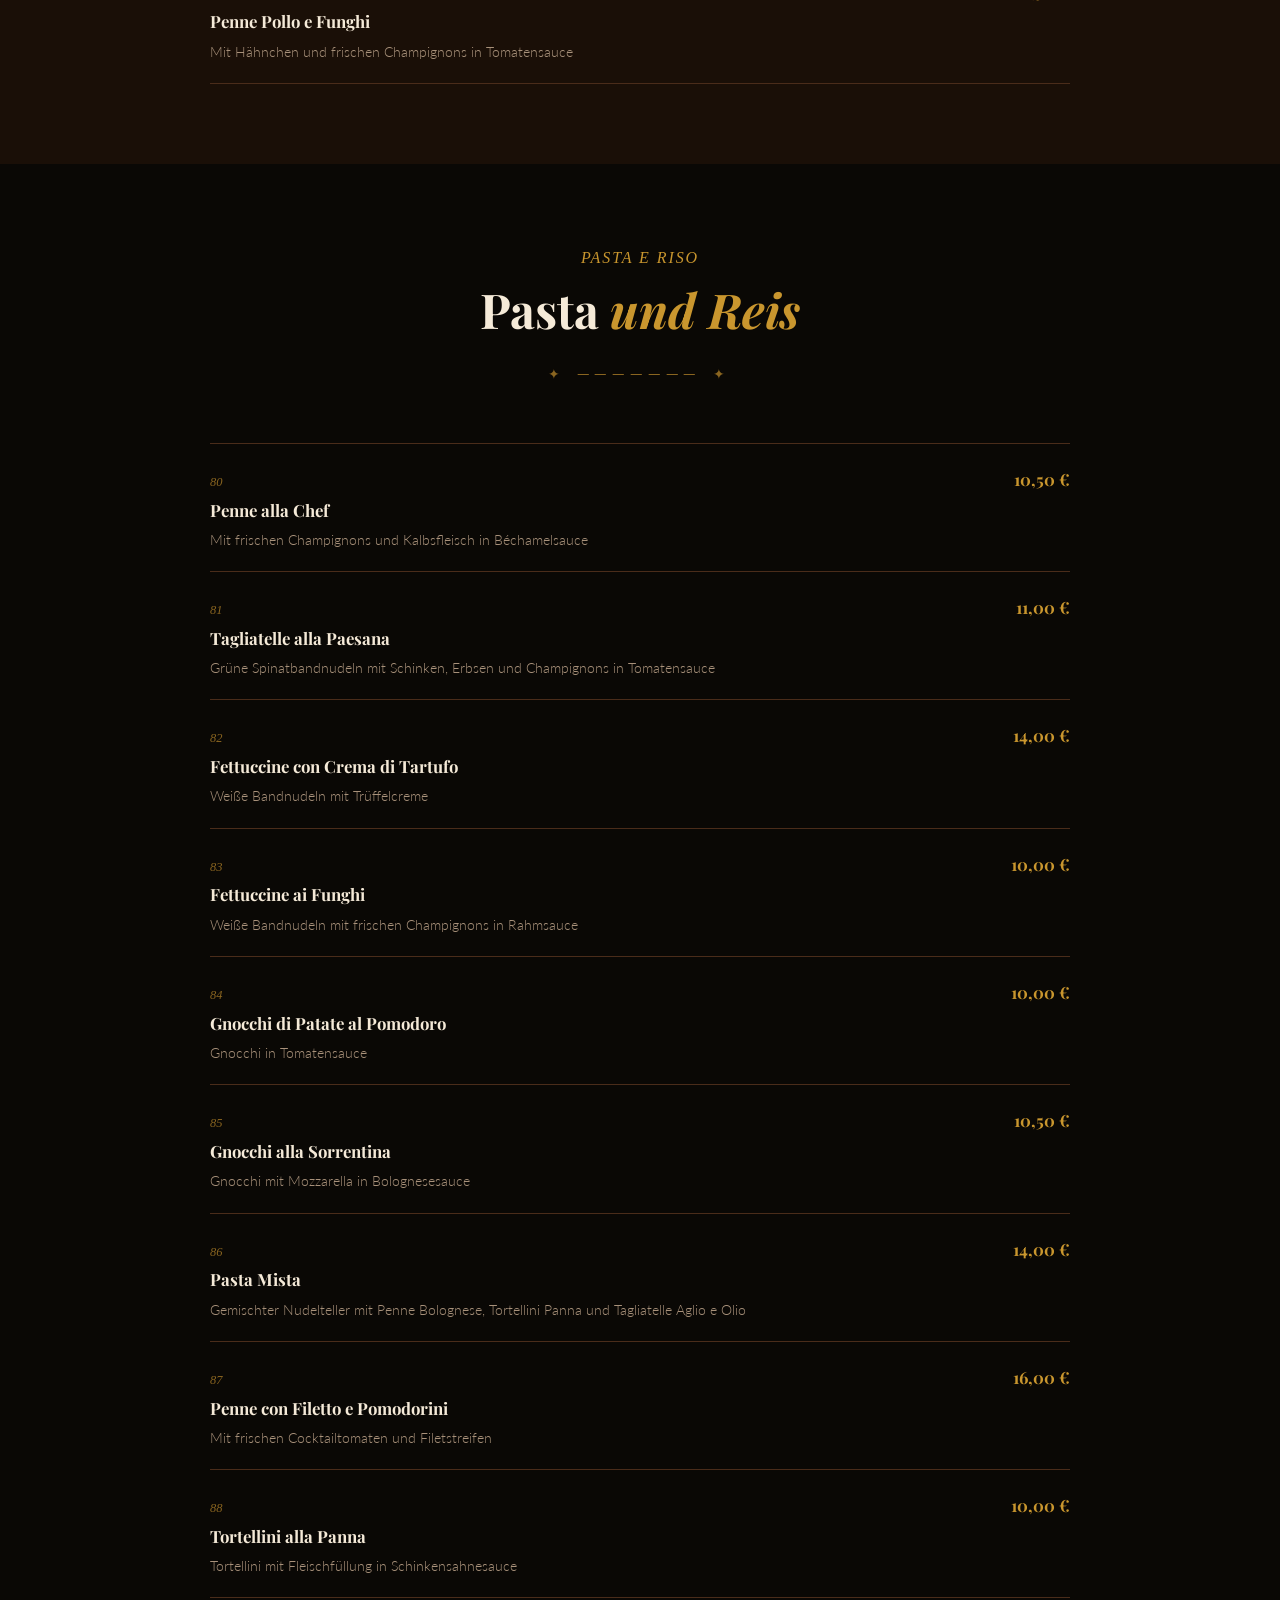
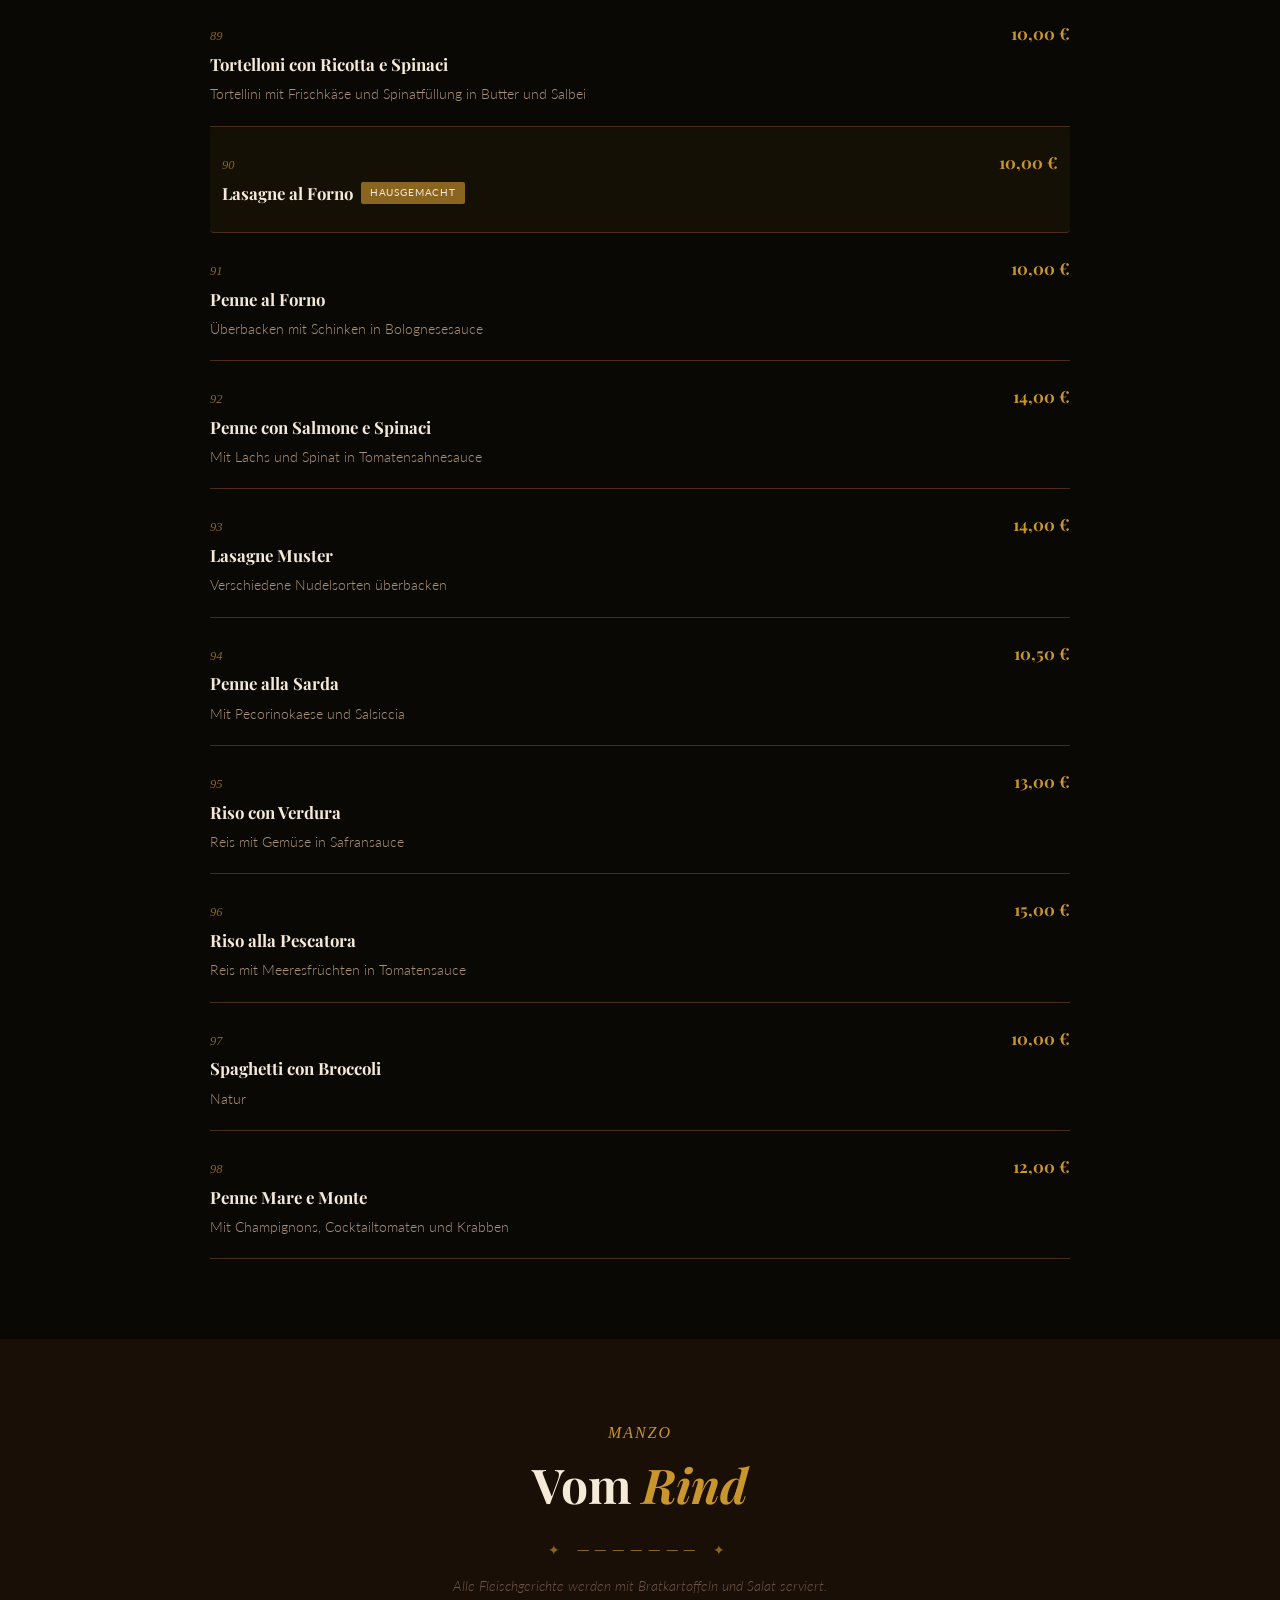
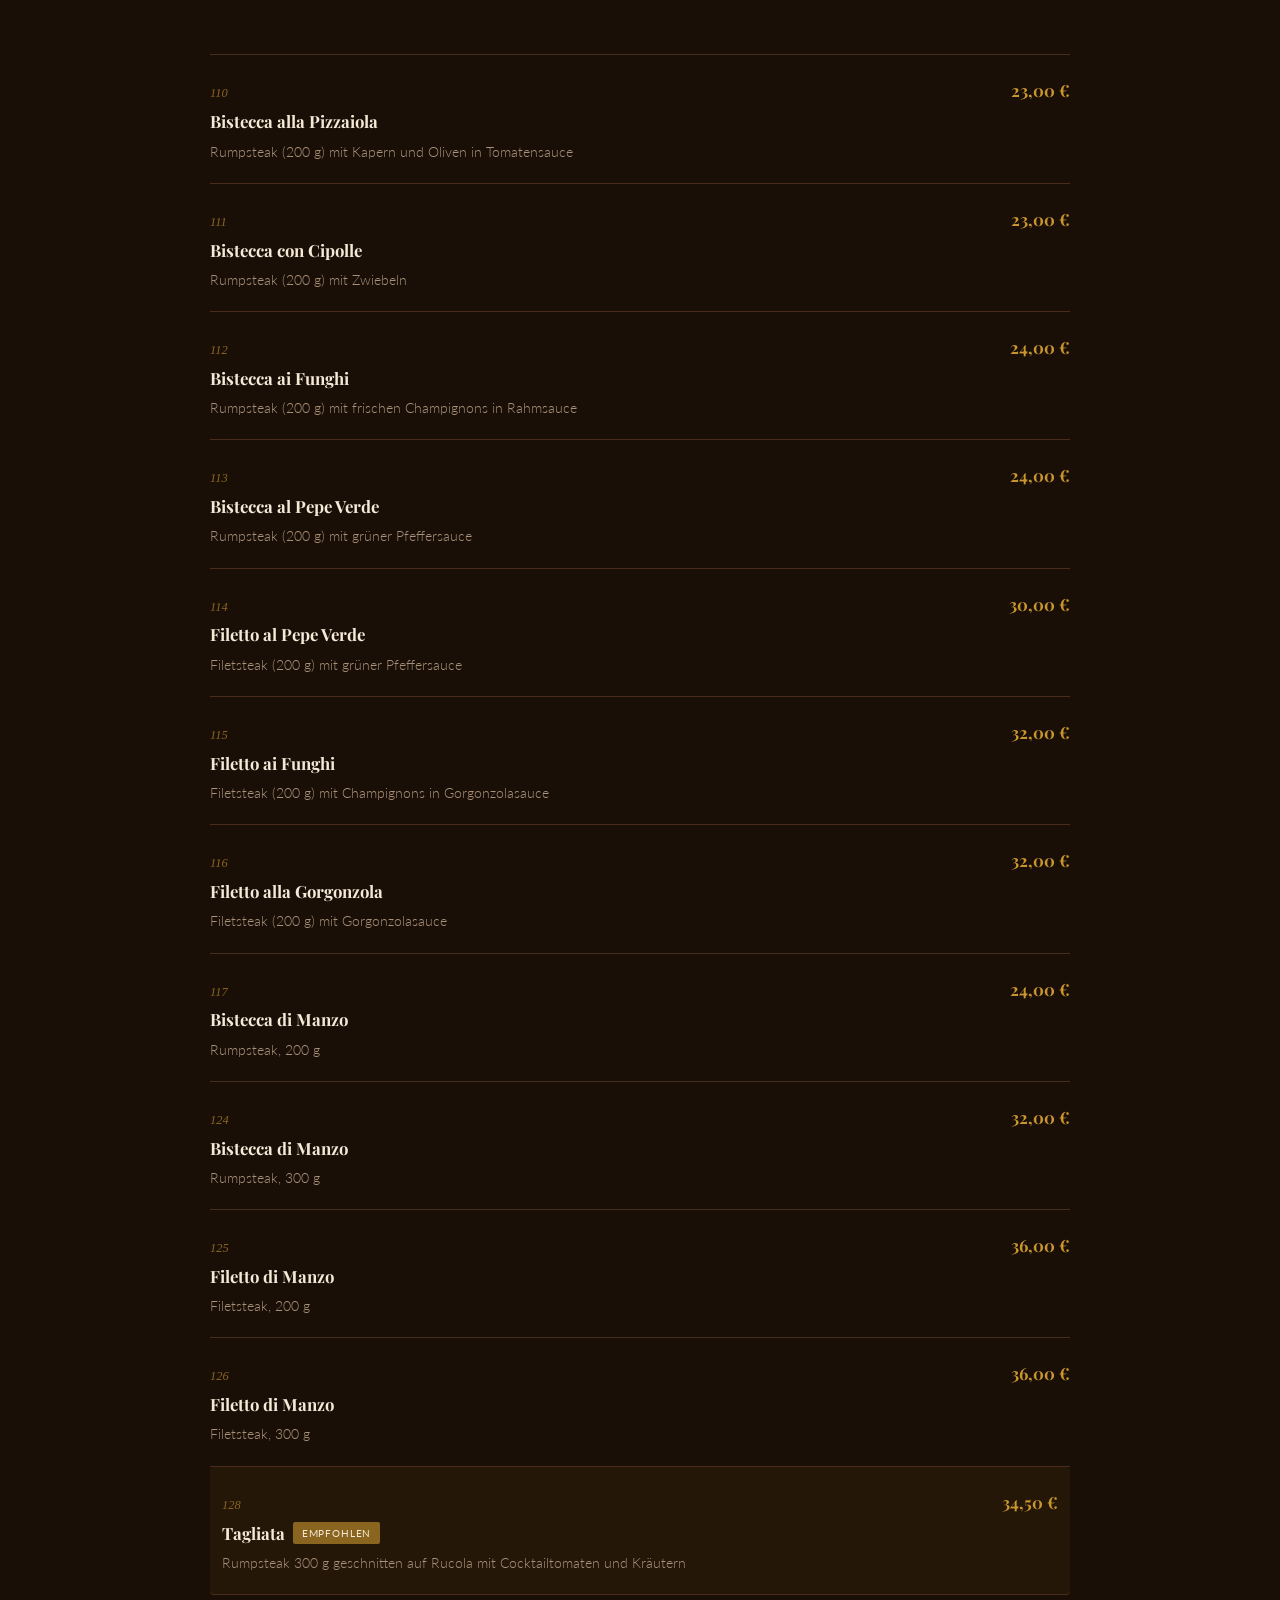
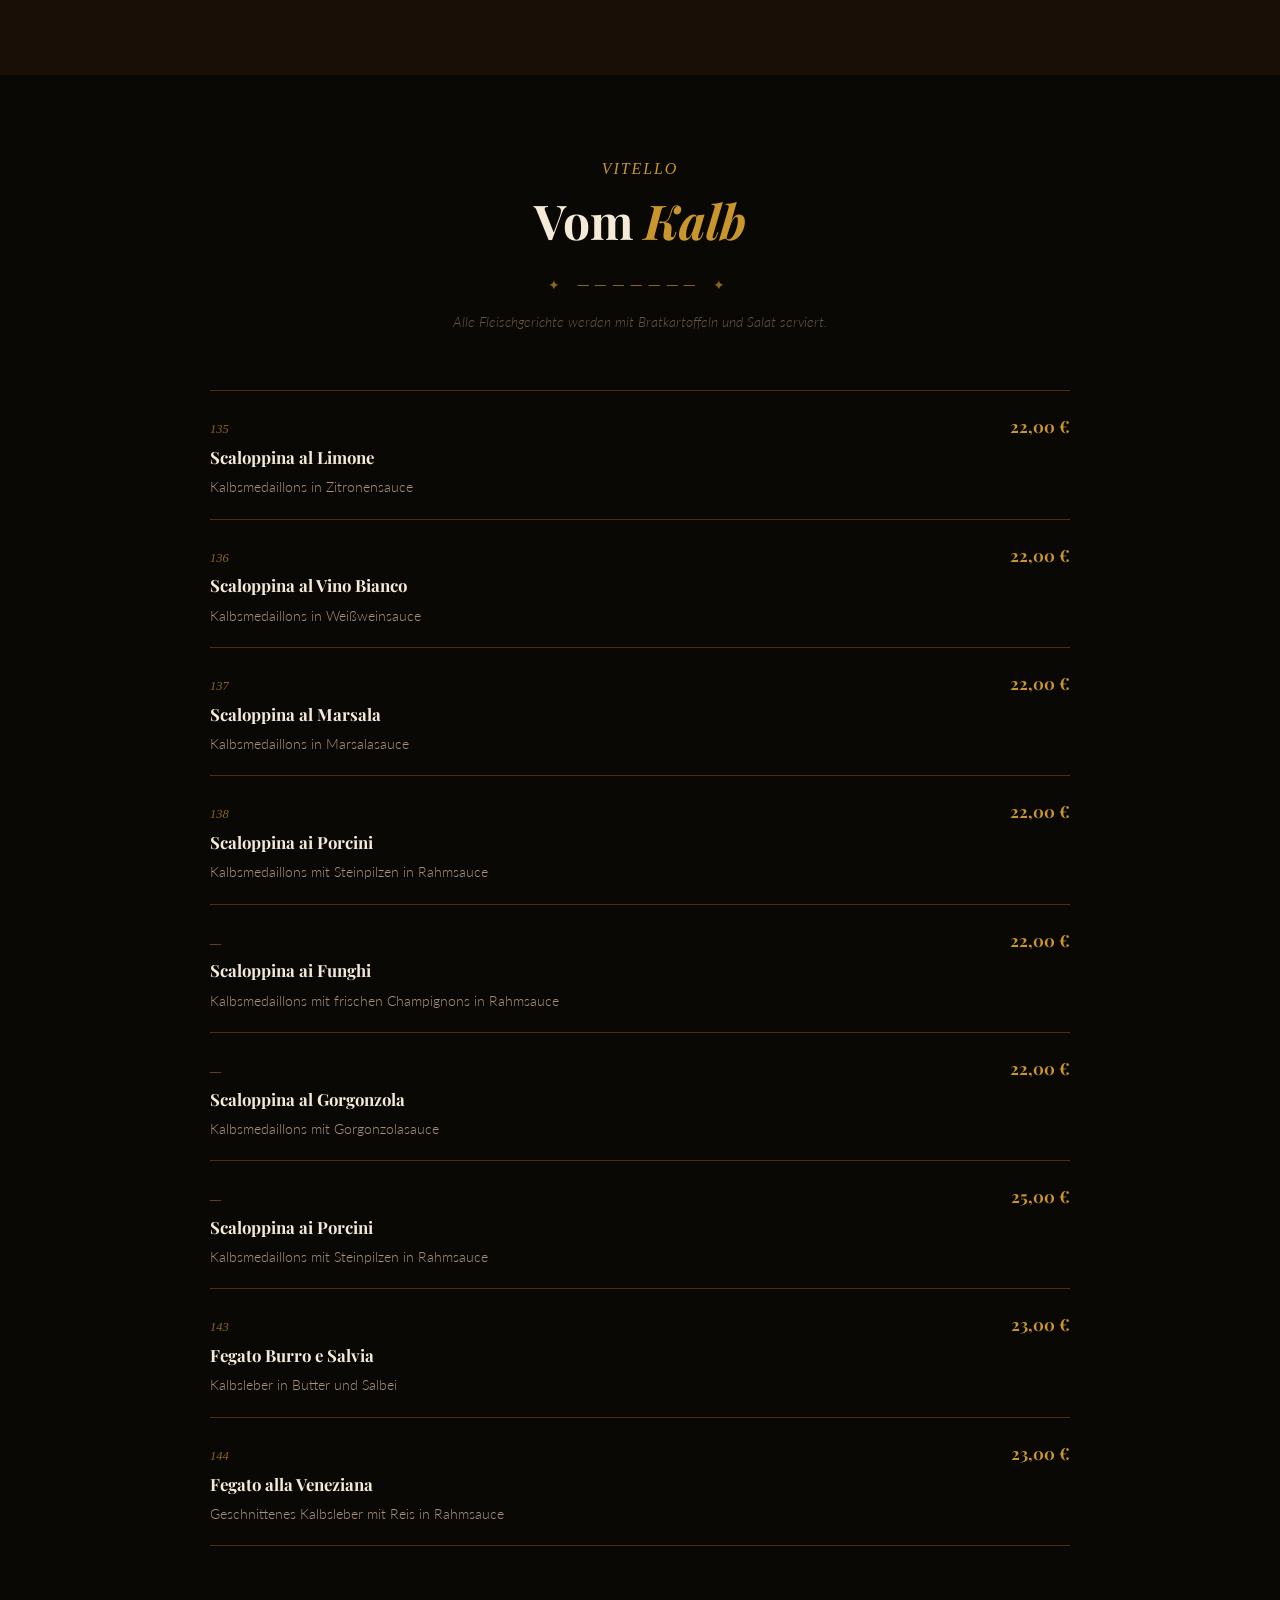
<file: menu.html>
﻿<!DOCTYPE html>
<html lang="de">
<head>
  <meta charset="UTF-8" />
  <meta name="viewport" content="width=device-width, initial-scale=1.0" />
  <title>Speisekarte – Muster Restaurant Musterstadt</title>
  <meta name="description" content="Die vollständige Speisekarte der Muster Restaurant in Musterstadt – Pizza, Pasta, Antipasti, Fleisch, Fisch, Desserts und mehr." />
  <link rel="stylesheet" href="style.css" />
  <link rel="preconnect" href="https://fonts.googleapis.com" />
  <link rel="preconnect" href="https://fonts.gstatic.com" crossorigin />
  <link href="https://fonts.googleapis.com/css2?family=Playfair+Display:ital,wght@0,400;0,700;1,400;1,700&family=IM+Fell+English:ital@0;1&family=Lato:wght@300;400&display=swap" rel="stylesheet" />
</head>
<body>

  <!-- ========== NAVIGATION ========== -->
  <nav id="navbar">
    <div class="nav-inner">
      <a href="index.html" class="nav-logo">
        <span class="logo-script">Pizzeria</span>
        <span class="logo-name">Muster</span>
      </a>
      <ul class="nav-links">
        <li><a href="index.html" class="nav-link">Startseite</a></li>
	<li><a href="menu.html" class="nav-link active">Speisekarte</a></li>
      </ul>
      <a href="index.html#kontakt" class="nav-cta" id="reserve-btn-menu">Reservieren</a>
      <button class="hamburger" id="hamburger-btn" aria-label="Menü öffnen">
        <span></span><span></span><span></span>
      </button>
    </div>
    <div class="mobile-menu" id="mobile-menu">
      <a href="index.html" class="mobile-link">Startseite</a>
      <a href="menu.html" class="mobile-link">Speisekarte</a>
      <a href="index.html#ueber-uns" class="mobile-link">Über uns</a>
      <a href="index.html#kontakt" class="mobile-link">Kontakt</a>
      <a href="index.html#kontakt" class="mobile-link mobile-cta">Reservieren</a>
    </div>
  </nav>

  <!-- ========== MENU HERO ========== -->
  <header class="page-hero">
    <div class="hero-bg"></div>
    <div class="hero-overlay dark"></div>
    <div class="page-hero-content">
      <p class="hero-tagline">La nostra cucina</p>
      <h1 class="hero-title">La Carta &mdash; <em>Speisekarte</em></h1>
      <div class="hero-divider"><span>✦</span></div>
      <p class="hero-subtitle">Unsere Pizzen haben einen Durchmesser von 30 cm &nbsp;·&nbsp; Alle Preise inkl. MwSt.</p>
    </div>
  </header>

  <!-- ========== CATEGORY NAVIGATION ========== -->
  <nav class="menu-cat-nav" id="menu-cat-nav">
    <div class="menu-cat-inner">
      <a href="#pizza"      class="cat-link" id="cat-pizza">Pizza</a>
      <a href="#antipasti"  class="cat-link" id="cat-antipasti">Antipasti</a>
      <a href="#pasta-tgw"  class="cat-link" id="cat-pasta-tgw">Teigwaren</a>
      <a href="#pasta-reis" class="cat-link" id="cat-pasta-reis">Pasta &amp; Reis</a>
      <a href="#manzo"      class="cat-link" id="cat-manzo">Vom Rind</a>
      <a href="#vitello"    class="cat-link" id="cat-vitello">Vom Kalb</a>
      <a href="#maiale"     class="cat-link" id="cat-maiale">Vom Schwein</a>
      <a href="#griglia"    class="cat-link" id="cat-griglia">Grill</a>
      <a href="#dalmare"    class="cat-link" id="cat-dalmare">Fisch &amp; Meer</a>
      <a href="#suppen"     class="cat-link" id="cat-suppen">Suppen</a>
      <a href="#kinder"     class="cat-link" id="cat-kinder">Kinder</a>
      <a href="#dessert"    class="cat-link" id="cat-dessert">Dessert</a>
      <a href="#extras"     class="cat-link" id="cat-extras">Extras</a>
    </div>
  </nav>

  <!-- ========== MENU SECTIONS ========== -->
  <main class="menu-main">

    <!-- ── PIZZA ── -->
    <section class="menu-section" id="pizza">
      <div class="menu-section-inner">
        <div class="menu-section-header">
          <p class="section-tag">Dal Forno a Legna</p>
          <h2 class="section-title"><em>Pizza</em></h2>
          <div class="menu-ornament">✦ ─────── ✦</div>
          <p class="menu-note">Alle Pizzen haben einen Durchmesser von 30 cm.</p>
        </div>
        <div class="menu-items">
          <div class="menu-item" id="mi-p01"><div class="mi-info"><span class="mi-num">01</span><h3>Pizza Margherita</h3><p>Tomaten und Käse</p></div><span class="mi-price">6,00 €</span></div>
          <div class="menu-item" id="mi-p02"><div class="mi-info"><span class="mi-num">02</span><h3>Pizza Salami</h3><p>Tomaten, Käse und Salami</p></div><span class="mi-price">7,00 €</span></div>
          <div class="menu-item" id="mi-p03"><div class="mi-info"><span class="mi-num">03</span><h3>Pizza Gorgonzola</h3><p>Tomaten, Gorgonzola, Parmaschinken und frische Champignons</p></div><span class="mi-price">—</span></div>
          <div class="menu-item" id="mi-p04"><div class="mi-info"><span class="mi-num">04</span><h3>Pizza Champignons</h3><p>Tomaten, Käse, Salami und Champignons</p></div><span class="mi-price">—</span></div>
          <div class="menu-item" id="mi-p05"><div class="mi-info"><span class="mi-num">05</span><h3>Pizza Peperoni</h3><p>Tomaten, Käse, Salami, Champignons, milde Peperoni</p></div><span class="mi-price">8,50 €</span></div>
          <div class="menu-item" id="mi-p06"><div class="mi-info"><span class="mi-num">06</span><h3>Pizza Paprika</h3><p>Tomaten, Käse, Salami, Champignons und Paprika</p></div><span class="mi-price">9,00 €</span></div>
          <div class="menu-item" id="mi-p07"><div class="mi-info"><span class="mi-num">07</span><h3>Pizza Zwiebeln</h3><p>Tomaten, Käse, Salami, Champignons und Zwiebeln</p></div><span class="mi-price">9,00 €</span></div>
          <div class="menu-item" id="mi-p08"><div class="mi-info"><span class="mi-num">08</span><h3>Pizza Marinara</h3><p>Tomaten, Käse, Krabben und frischer Knoblauch</p></div><span class="mi-price">11,50 €</span></div>
          <div class="menu-item" id="mi-p09"><div class="mi-info"><span class="mi-num">09</span><h3>Pizza Quattro Stagioni</h3><p>Vier Jahreszeiten</p></div><span class="mi-price">10,50 €</span></div>
          <div class="menu-item" id="mi-p10"><div class="mi-info"><span class="mi-num">10</span><h3>Pizza Sardellen</h3><p>Tomaten, Käse, Salami, Champignons und Sardellen</p></div><span class="mi-price">10,50 €</span></div>
          <div class="menu-item" id="mi-p11"><div class="mi-info"><span class="mi-num">11</span><h3>Pizza Schinken</h3><p>Tomaten, Käse, Salami, Champignons und Schinken</p></div><span class="mi-price">10,50 €</span></div>
          <div class="menu-item" id="mi-p12"><div class="mi-info"><span class="mi-num">12</span><h3>Pizza alla Sarda</h3><p>Tomaten, Pecorino, Salsiccia</p></div><span class="mi-price">11,00 €</span></div>
          <div class="menu-item" id="mi-p13"><div class="mi-info"><span class="mi-num">13</span><h3>Pizza al Tonno</h3><p>Tomaten, Käse, Zwiebeln und Thunfisch</p></div><span class="mi-price">11,00 €</span></div>
          <div class="menu-item" id="mi-p14"><div class="mi-info"><span class="mi-num">14</span><h3>Pizza Rucola</h3><p>Rucola, Parmesan und Parmaschinken</p></div><span class="mi-price">12,00 €</span></div>
          <div class="menu-item featured" id="mi-p15"><div class="mi-info"><span class="mi-num">15</span><h3>Pizza Muster <span class="badge">Chef's Special</span></h3><p>Mit frischem Gemüse</p></div><span class="mi-price">12,00 €</span></div>
          <div class="menu-item" id="mi-p16"><div class="mi-info"><span class="mi-num">16</span><h3>Pizza Ortolana</h3><p>Mit frischem Gemüse</p></div><span class="mi-price">12,00 €</span></div>
          <div class="menu-item" id="mi-p17"><div class="mi-info"><span class="mi-num">17</span><h3>Pizza Frutti di Mare</h3><p>Mit Meeresfrüchten und Knoblauch</p></div><span class="mi-price">13,00 €</span></div>
          <div class="menu-item" id="mi-p18"><div class="mi-info"><span class="mi-num">18</span><h3>Pizza Hawaii</h3><p>Tomaten, Käse, Schinken</p></div><span class="mi-price">9,00 €</span></div>
          <div class="menu-item" id="mi-p19"><div class="mi-info"><span class="mi-num">19</span><h3>Pizza Spinaci e Mozzarella</h3><p>Tomaten, Käse, Spinat und Mozzarella</p></div><span class="mi-price">9,50 €</span></div>
          <div class="menu-item" id="mi-p20"><div class="mi-info"><span class="mi-num">20</span><h3>Pizza Quattro Formaggi</h3><p>Mit vier Käsesorten</p></div><span class="mi-price">13,00 €</span></div>
          <div class="menu-item" id="mi-p21"><div class="mi-info"><span class="mi-num">21</span><h3>Pizza Caprese</h3><p>Mit Mozzarella, frischen Tomatenscheiben und Basilikum</p></div><span class="mi-price">10,00 €</span></div>
          <div class="menu-item" id="mi-p22"><div class="mi-info"><span class="mi-num">22</span><h3>Sucuk-Pizza</h3><p>Mit Tomaten, Käse und Sucuk</p></div><span class="mi-price">8,00 €</span></div>
          <div class="menu-item" id="mi-p23"><div class="mi-info"><span class="mi-num">23</span><h3>Pizza Pompei</h3><p>Mit Tomaten, Käse, Peperoniwurst, Sardellen und roten Zwiebeln</p></div><span class="mi-price">10,50 €</span></div>
          <div class="menu-item" id="mi-p24"><div class="mi-info"><span class="mi-num">24</span><h3>Pizza Siciliana</h3><p>Mit Mozzarella, Thunfisch und frischen Auberginen (ohne Tomatensauce)</p></div><span class="mi-price">10,50 €</span></div>
          <div class="menu-item" id="mi-p25"><div class="mi-info"><span class="mi-num">25</span><h3>Pizza Mais &amp; Zwiebeln</h3><p>Tomaten, Käse, Sucuk, Mais und rote Zwiebeln</p></div><span class="mi-price">9,50 €</span></div>
          <div class="menu-item" id="mi-p26"><div class="mi-info"><span class="mi-num">26</span><h3>Pizza Calabrese</h3><p>Tomaten, Käse, pikante Salsiccia und Chili</p></div><span class="mi-price">9,50 €</span></div>
          <div class="menu-item" id="mi-pb1"><div class="mi-info"><span class="mi-num">—</span><h3>Pizzabrot mit Knoblauch und Salz</h3><p></p></div><span class="mi-price">6,00 €</span></div>
          <div class="menu-item" id="mi-pb2"><div class="mi-info"><span class="mi-num">—</span><h3>Pizzabrot Calzone mit Mozzarella und Knoblauch</h3><p></p></div><span class="mi-price">6,00 €</span></div>
        </div>
      </div>
    </section>

    <!-- ── ANTIPASTI ── -->
    <section class="menu-section alt" id="antipasti">
      <div class="menu-section-inner">
        <div class="menu-section-header">
          <p class="section-tag">Starters</p>
          <h2 class="section-title">Antipasti &amp; <em>Vorspeisen</em></h2>
          <div class="menu-ornament">✦ ─────── ✦</div>
        </div>
        <div class="menu-items">
          <div class="menu-item" id="mi-a30"><div class="mi-info"><span class="mi-num">30</span><h3>Carpaccio vom Rind</h3><p>Hauchdünn geschnittenes Rindfleisch mit Parmesan und Rucola</p></div><span class="mi-price">15,00 €</span></div>
          <div class="menu-item" id="mi-a31"><div class="mi-info"><span class="mi-num">31</span><h3>Caprese frische Tomaten</h3><p>Mozzarella, Basilikum</p></div><span class="mi-price">12,00 €</span></div>
          <div class="menu-item" id="mi-a32"><div class="mi-info"><span class="mi-num">32</span><h3>Antipasto Sardo</h3><p>Kalter Vorspeisenteller mit verschiedenen Sorten an Salami, Schinken und Käse</p></div><span class="mi-price">Preis nach Größe</span></div>
          <div class="menu-item" id="mi-a33"><div class="mi-info"><span class="mi-num">33</span><h3>Antipasto Caldo</h3><p>Warmer Vorspeisenteller mit mediterranem Gemüse</p></div><span class="mi-price">Preis nach Größe</span></div>
          <div class="menu-item" id="mi-a34"><div class="mi-info"><span class="mi-num">34</span><h3>Antipasto Terra e Mare</h3><p>Gemischter Vorspeisenteller mit Meeresfrüchten und mediterranem Gemüse</p></div><span class="mi-price">Preis nach Größe</span></div>
          <div class="menu-item" id="mi-a35"><div class="mi-info"><span class="mi-num">35</span><h3>Insalata di Mare</h3><p>Meeresfrüchtesalat</p></div><span class="mi-price">13,00 €</span></div>
          <div class="menu-item" id="mi-a36"><div class="mi-info"><span class="mi-num">36</span><h3>Insalata di Polpi</h3><p>Tintenfischsalat</p></div><span class="mi-price">13,00 €</span></div>
          <div class="menu-item" id="mi-a37"><div class="mi-info"><span class="mi-num">37</span><h3>½ Insalata Italia o al Tono</h3><p>½ Italienischer Salat mit Schinken- und Käsestreifen oder mit Thunfisch</p></div><span class="mi-price">8,00 €</span></div>
          <div class="menu-item" id="mi-a38"><div class="mi-info"><span class="mi-num">38</span><h3>Insalata Mista o Pomodori</h3><p>Gemischter Salat oder Tomatensalat mit Zwiebeln</p></div><span class="mi-price">7,00 €</span></div>
          <div class="menu-item" id="mi-a39"><div class="mi-info"><span class="mi-num">39</span><h3>Insalata o al Tono</h3><p>Italienischer Salat mit Schinken- und Käsestreifen oder mit Thunfisch</p></div><span class="mi-price">12,00 €</span></div>
          <div class="menu-item" id="mi-a40"><div class="mi-info"><span class="mi-num">40</span><h3>Rucola e Parmigiano</h3><p>Rucolasalat und Parmesan</p></div><span class="mi-price">10,00 €</span></div>
          <div class="menu-item" id="mi-a41"><div class="mi-info"><span class="mi-num">41</span><h3>Vitello Tonnato</h3><p>Dünn geschnittenes Kalbsfleisch mit Thunfischsoße und Kapern</p></div><span class="mi-price">12,00 €</span></div>
          <div class="menu-item" id="mi-a43"><div class="mi-info"><span class="mi-num">43</span><h3>3 Bruschette</h3><p>Mit Tomaten, Knoblauch und Basilikum</p></div><span class="mi-price">5,00 €</span></div>
          <div class="menu-item" id="mi-a44"><div class="mi-info"><span class="mi-num">44</span><h3>Insalata con Pollo</h3><p>Gemischter Salat mit gegrillter Hähnchenbrust</p></div><span class="mi-price">—</span></div>
          <div class="menu-item" id="mi-a45"><div class="mi-info"><span class="mi-num">45</span><h3>Insalata Mista con Gamberetti</h3><p>Gemischter Salat mit Garnelen</p></div><span class="mi-price">—</span></div>
        </div>
      </div>
    </section>

    <!-- ── PASTA / TEIGWAREN ── -->
    <section class="menu-section" id="pasta-tgw">
      <div class="menu-section-inner">
        <div class="menu-section-header">
          <p class="section-tag">Pasta e Riso</p>
          <h2 class="section-title"><em>Teigwaren</em></h2>
          <div class="menu-ornament">✦ ─────── ✦</div>
        </div>
        <div class="menu-items">
          <div class="menu-item" id="mi-t50"><div class="mi-info"><span class="mi-num">50</span><h3>Spaghetti al Pesto</h3><p>Mit Basilikumpesto</p></div><span class="mi-price">10,00 €</span></div>
          <div class="menu-item" id="mi-t51"><div class="mi-info"><span class="mi-num">51</span><h3>Spaghetti Marinara</h3><p>Mit Meeresfrüchten in Tomatensauce</p></div><span class="mi-price">14,00 €</span></div>
          <div class="menu-item" id="mi-t52"><div class="mi-info"><span class="mi-num">52</span><h3>Spaghetti Vongole Verace</h3><p>Mit frischen Venusmuscheln in Weißweinsauce</p></div><span class="mi-price">14,00 €</span></div>
          <div class="menu-item" id="mi-t53"><div class="mi-info"><span class="mi-num">53</span><h3>Spaghetti Cozze</h3><p>Mit Miesmuscheln in Tomatensauce</p></div><span class="mi-price">13,00 €</span></div>
          <div class="menu-item" id="mi-t54"><div class="mi-info"><span class="mi-num">54</span><h3>Spaghetti Verdura</h3><p>Mit frischem Gemüse</p></div><span class="mi-price">12,00 €</span></div>
          <div class="menu-item featured" id="mi-t55"><div class="mi-info"><span class="mi-num">55</span><h3>Spaghetti Carbonara <span class="badge">Klassiker</span></h3><p>Mit Speck, Ei und Parmesan in Sahnesauce</p></div><span class="mi-price">12,00 €</span></div>
          <div class="menu-item" id="mi-t56"><div class="mi-info"><span class="mi-num">56</span><h3>Spaghetti Puttanesca</h3><p>Mit Kapern und Oliven in pikanter Tomatensauce</p></div><span class="mi-price">10,00 €</span></div>
          <div class="menu-item" id="mi-t57"><div class="mi-info"><span class="mi-num">57</span><h3>Spaghetti al Bolognese</h3><p>Mit Tomatensauce oder Bolognesesauce</p></div><span class="mi-price">10,00 €</span></div>
          <div class="menu-item" id="mi-t58"><div class="mi-info"><span class="mi-num">58</span><h3>Spaghetti al Tonno</h3><p>Mit Thunfisch in Tomatensahnesauce</p></div><span class="mi-price">11,00 €</span></div>
          <div class="menu-item" id="mi-t59"><div class="mi-info"><span class="mi-num">59</span><h3>Spaghetti Aglio e Olio e Gamberetti</h3><p>Mit Knoblauch, Olivenöl und Krabben</p></div><span class="mi-price">12,00 €</span></div>
          <div class="menu-item" id="mi-t60"><div class="mi-info"><span class="mi-num">60</span><h3>Spaghetti Primavera</h3><p>Mit frischen Cocktailtomaten, Basilikum und Mozzarella</p></div><span class="mi-price">10,00 €</span></div>
          <div class="menu-item" id="mi-t61"><div class="mi-info"><span class="mi-num">61</span><h3>Fettuccine agli Scampi</h3><p>Bandnudeln mit Scampi in Tomatensauce</p></div><span class="mi-price">15,00 €</span></div>
          <div class="menu-item" id="mi-t62"><div class="mi-info"><span class="mi-num">62</span><h3>Penne Quattro Formaggi</h3><p>Mit vier Käsesorten</p></div><span class="mi-price">12,00 €</span></div>
          <div class="menu-item" id="mi-t63"><div class="mi-info"><span class="mi-num">63</span><h3>Penne all'Arrabbiata</h3><p>Mit Knoblauch in pikanter Tomatensauce</p></div><span class="mi-price">10,00 €</span></div>
          <div class="menu-item" id="mi-t64"><div class="mi-info"><span class="mi-num">64</span><h3>Penne Siciliana</h3><p>Mit Auberginen in pikanter Tomatensauce</p></div><span class="mi-price">10,00 €</span></div>
          <div class="menu-item" id="mi-t65"><div class="mi-info"><span class="mi-num">65</span><h3>Penne Casa Mia</h3><p>Mit Schinken, Champignons und Erbsen in Tomatensauce</p></div><span class="mi-price">10,00 €</span></div>
          <div class="menu-item" id="mi-t66"><div class="mi-info"><span class="mi-num">66</span><h3>Penne Rucola e Gorgonzola</h3><p></p></div><span class="mi-price">—</span></div>
          <div class="menu-item" id="mi-t67"><div class="mi-info"><span class="mi-num">67</span><h3>Gnocchi Ripieni con Gorgonzola</h3><p>Große gefüllte Gnocchi mit Spinat in Gorgonzolasauce</p></div><span class="mi-price">12,00 €</span></div>
          <div class="menu-item" id="mi-t68"><div class="mi-info"><span class="mi-num">68</span><h3>Fettuccine al Salmone</h3><p>Bandnudeln mit Lachs in Tomatensauce</p></div><span class="mi-price">13,00 €</span></div>
          <div class="menu-item" id="mi-t69"><div class="mi-info"><span class="mi-num">69</span><h3>Fettuccine ai Porcini</h3><p>Bandnudeln mit Steinpilzen in Sahnesauce</p></div><span class="mi-price">13,00 €</span></div>
          <div class="menu-item" id="mi-t70"><div class="mi-info"><span class="mi-num">70</span><h3>Penne Pollo e Funghi</h3><p>Mit Hähnchen und frischen Champignons in Tomatensauce</p></div><span class="mi-price">11,50 €</span></div>
        </div>
      </div>
    </section>

    <!-- ── PASTA / PASTA UND REIS ── -->
    <section class="menu-section alt" id="pasta-reis">
      <div class="menu-section-inner">
        <div class="menu-section-header">
          <p class="section-tag">Pasta e Riso</p>
          <h2 class="section-title">Pasta <em>und Reis</em></h2>
          <div class="menu-ornament">✦ ─────── ✦</div>
        </div>
        <div class="menu-items">
          <div class="menu-item" id="mi-pr80"><div class="mi-info"><span class="mi-num">80</span><h3>Penne alla Chef</h3><p>Mit frischen Champignons und Kalbsfleisch in Béchamelsauce</p></div><span class="mi-price">10,50 €</span></div>
          <div class="menu-item" id="mi-pr81"><div class="mi-info"><span class="mi-num">81</span><h3>Tagliatelle alla Paesana</h3><p>Grüne Spinatbandnudeln mit Schinken, Erbsen und Champignons in Tomatensauce</p></div><span class="mi-price">11,00 €</span></div>
          <div class="menu-item" id="mi-pr82"><div class="mi-info"><span class="mi-num">82</span><h3>Fettuccine con Crema di Tartufo</h3><p>Weiße Bandnudeln mit Trüffelcreme</p></div><span class="mi-price">14,00 €</span></div>
          <div class="menu-item" id="mi-pr83"><div class="mi-info"><span class="mi-num">83</span><h3>Fettuccine ai Funghi</h3><p>Weiße Bandnudeln mit frischen Champignons in Rahmsauce</p></div><span class="mi-price">10,00 €</span></div>
          <div class="menu-item" id="mi-pr84"><div class="mi-info"><span class="mi-num">84</span><h3>Gnocchi di Patate al Pomodoro</h3><p>Gnocchi in Tomatensauce</p></div><span class="mi-price">10,00 €</span></div>
          <div class="menu-item" id="mi-pr85"><div class="mi-info"><span class="mi-num">85</span><h3>Gnocchi alla Sorrentina</h3><p>Gnocchi mit Mozzarella in Bolognesesauce</p></div><span class="mi-price">10,50 €</span></div>
          <div class="menu-item" id="mi-pr86"><div class="mi-info"><span class="mi-num">86</span><h3>Pasta Mista</h3><p>Gemischter Nudelteller mit Penne Bolognese, Tortellini Panna und Tagliatelle Aglio e Olio</p></div><span class="mi-price">14,00 €</span></div>
          <div class="menu-item" id="mi-pr87"><div class="mi-info"><span class="mi-num">87</span><h3>Penne con Filetto e Pomodorini</h3><p>Mit frischen Cocktailtomaten und Filetstreifen</p></div><span class="mi-price">16,00 €</span></div>
          <div class="menu-item" id="mi-pr88"><div class="mi-info"><span class="mi-num">88</span><h3>Tortellini alla Panna</h3><p>Tortellini mit Fleischfüllung in Schinkensahnesauce</p></div><span class="mi-price">10,00 €</span></div>
          <div class="menu-item" id="mi-pr89"><div class="mi-info"><span class="mi-num">89</span><h3>Tortelloni con Ricotta e Spinaci</h3><p>Tortellini mit Frischkäse und Spinatfüllung in Butter und Salbei</p></div><span class="mi-price">10,00 €</span></div>
          <div class="menu-item featured" id="mi-pr90"><div class="mi-info"><span class="mi-num">90</span><h3>Lasagne al Forno <span class="badge">Hausgemacht</span></h3><p></p></div><span class="mi-price">10,00 €</span></div>
          <div class="menu-item" id="mi-pr91"><div class="mi-info"><span class="mi-num">91</span><h3>Penne al Forno</h3><p>Überbacken mit Schinken in Bolognesesauce</p></div><span class="mi-price">10,00 €</span></div>
          <div class="menu-item" id="mi-pr92"><div class="mi-info"><span class="mi-num">92</span><h3>Penne con Salmone e Spinaci</h3><p>Mit Lachs und Spinat in Tomatensahnesauce</p></div><span class="mi-price">14,00 €</span></div>
          <div class="menu-item" id="mi-pr93"><div class="mi-info"><span class="mi-num">93</span><h3>Lasagne Muster</h3><p>Verschiedene Nudelsorten überbacken</p></div><span class="mi-price">14,00 €</span></div>
          <div class="menu-item" id="mi-pr94"><div class="mi-info"><span class="mi-num">94</span><h3>Penne alla Sarda</h3><p>Mit Pecorinokaese und Salsiccia</p></div><span class="mi-price">10,50 €</span></div>
          <div class="menu-item" id="mi-pr95"><div class="mi-info"><span class="mi-num">95</span><h3>Riso con Verdura</h3><p>Reis mit Gemüse in Safransauce</p></div><span class="mi-price">13,00 €</span></div>
          <div class="menu-item" id="mi-pr96"><div class="mi-info"><span class="mi-num">96</span><h3>Riso alla Pescatora</h3><p>Reis mit Meeresfrüchten in Tomatensauce</p></div><span class="mi-price">15,00 €</span></div>
          <div class="menu-item" id="mi-pr97"><div class="mi-info"><span class="mi-num">97</span><h3>Spaghetti con Broccoli</h3><p>Natur</p></div><span class="mi-price">10,00 €</span></div>
          <div class="menu-item" id="mi-pr98"><div class="mi-info"><span class="mi-num">98</span><h3>Penne Mare e Monte</h3><p>Mit Champignons, Cocktailtomaten und Krabben</p></div><span class="mi-price">12,00 €</span></div>
        </div>
      </div>
    </section>

    <!-- ── MANZO / VOM RIND ── -->
    <section class="menu-section" id="manzo">
      <div class="menu-section-inner">
        <div class="menu-section-header">
          <p class="section-tag">Manzo</p>
          <h2 class="section-title">Vom <em>Rind</em></h2>
          <div class="menu-ornament">✦ ─────── ✦</div>
          <p class="menu-note">Alle Fleischgerichte werden mit Bratkartoffeln und Salat serviert.</p>
        </div>
        <div class="menu-items">
          <div class="menu-item" id="mi-b110"><div class="mi-info"><span class="mi-num">110</span><h3>Bistecca alla Pizzaiola</h3><p>Rumpsteak (200 g) mit Kapern und Oliven in Tomatensauce</p></div><span class="mi-price">23,00 €</span></div>
          <div class="menu-item" id="mi-b111"><div class="mi-info"><span class="mi-num">111</span><h3>Bistecca con Cipolle</h3><p>Rumpsteak (200 g) mit Zwiebeln</p></div><span class="mi-price">23,00 €</span></div>
          <div class="menu-item" id="mi-b112"><div class="mi-info"><span class="mi-num">112</span><h3>Bistecca ai Funghi</h3><p>Rumpsteak (200 g) mit frischen Champignons in Rahmsauce</p></div><span class="mi-price">24,00 €</span></div>
          <div class="menu-item" id="mi-b113"><div class="mi-info"><span class="mi-num">113</span><h3>Bistecca al Pepe Verde</h3><p>Rumpsteak (200 g) mit grüner Pfeffersauce</p></div><span class="mi-price">24,00 €</span></div>
          <div class="menu-item" id="mi-b114"><div class="mi-info"><span class="mi-num">114</span><h3>Filetto al Pepe Verde</h3><p>Filetsteak (200 g) mit grüner Pfeffersauce</p></div><span class="mi-price">30,00 €</span></div>
          <div class="menu-item" id="mi-b115"><div class="mi-info"><span class="mi-num">115</span><h3>Filetto ai Funghi</h3><p>Filetsteak (200 g) mit Champignons in Gorgonzolasauce</p></div><span class="mi-price">32,00 €</span></div>
          <div class="menu-item" id="mi-b116"><div class="mi-info"><span class="mi-num">116</span><h3>Filetto alla Gorgonzola</h3><p>Filetsteak (200 g) mit Gorgonzolasauce</p></div><span class="mi-price">32,00 €</span></div>
          <div class="menu-item" id="mi-b117"><div class="mi-info"><span class="mi-num">117</span><h3>Bistecca di Manzo</h3><p>Rumpsteak, 200 g</p></div><span class="mi-price">24,00 €</span></div>
          <div class="menu-item" id="mi-b124"><div class="mi-info"><span class="mi-num">124</span><h3>Bistecca di Manzo</h3><p>Rumpsteak, 300 g</p></div><span class="mi-price">32,00 €</span></div>
          <div class="menu-item" id="mi-b125"><div class="mi-info"><span class="mi-num">125</span><h3>Filetto di Manzo</h3><p>Filetsteak, 200 g</p></div><span class="mi-price">36,00 €</span></div>
          <div class="menu-item" id="mi-b126"><div class="mi-info"><span class="mi-num">126</span><h3>Filetto di Manzo</h3><p>Filetsteak, 300 g</p></div><span class="mi-price">36,00 €</span></div>
          <div class="menu-item featured" id="mi-b128"><div class="mi-info"><span class="mi-num">128</span><h3>Tagliata <span class="badge">Empfohlen</span></h3><p>Rumpsteak 300 g geschnitten auf Rucola mit Cocktailtomaten und Kräutern</p></div><span class="mi-price">34,50 €</span></div>
        </div>
      </div>
    </section>

    <!-- ── VITELLO / VOM KALB ── -->
    <section class="menu-section alt" id="vitello">
      <div class="menu-section-inner">
        <div class="menu-section-header">
          <p class="section-tag">Vitello</p>
          <h2 class="section-title">Vom <em>Kalb</em></h2>
          <div class="menu-ornament">✦ ─────── ✦</div>
          <p class="menu-note">Alle Fleischgerichte werden mit Bratkartoffeln und Salat serviert.</p>
        </div>
        <div class="menu-items">
          <div class="menu-item" id="mi-v135"><div class="mi-info"><span class="mi-num">135</span><h3>Scaloppina al Limone</h3><p>Kalbsmedaillons in Zitronensauce</p></div><span class="mi-price">22,00 €</span></div>
          <div class="menu-item" id="mi-v136"><div class="mi-info"><span class="mi-num">136</span><h3>Scaloppina al Vino Bianco</h3><p>Kalbsmedaillons in Weißweinsauce</p></div><span class="mi-price">22,00 €</span></div>
          <div class="menu-item" id="mi-v137"><div class="mi-info"><span class="mi-num">137</span><h3>Scaloppina al Marsala</h3><p>Kalbsmedaillons in Marsalasauce</p></div><span class="mi-price">22,00 €</span></div>
          <div class="menu-item" id="mi-v138"><div class="mi-info"><span class="mi-num">138</span><h3>Scaloppina ai Porcini</h3><p>Kalbsmedaillons mit Steinpilzen in Rahmsauce</p></div><span class="mi-price">22,00 €</span></div>
          <div class="menu-item" id="mi-v1381"><div class="mi-info"><span class="mi-num">—</span><h3>Scaloppina ai Funghi</h3><p>Kalbsmedaillons mit frischen Champignons in Rahmsauce</p></div><span class="mi-price">22,00 €</span></div>
          <div class="menu-item" id="mi-v1382"><div class="mi-info"><span class="mi-num">—</span><h3>Scaloppina al Gorgonzola</h3><p>Kalbsmedaillons mit Gorgonzolasauce</p></div><span class="mi-price">22,00 €</span></div>
          <div class="menu-item" id="mi-v1383"><div class="mi-info"><span class="mi-num">—</span><h3>Scaloppina ai Porcini</h3><p>Kalbsmedaillons mit Steinpilzen in Rahmsauce</p></div><span class="mi-price">25,00 €</span></div>
          <div class="menu-item" id="mi-v143"><div class="mi-info"><span class="mi-num">143</span><h3>Fegato Burro e Salvia</h3><p>Kalbsleber in Butter und Salbei</p></div><span class="mi-price">23,00 €</span></div>
          <div class="menu-item" id="mi-v144"><div class="mi-info"><span class="mi-num">144</span><h3>Fegato alla Veneziana</h3><p>Geschnittenes Kalbsleber mit Reis in Rahmsauce</p></div><span class="mi-price">23,00 €</span></div>
        </div>
      </div>
    </section>

    <!-- ── MAIALE / VOM SCHWEIN ── -->
    <section class="menu-section" id="maiale">
      <div class="menu-section-inner">
        <div class="menu-section-header">
          <p class="section-tag">Maiale</p>
          <h2 class="section-title">Vom <em>Schwein</em></h2>
          <div class="menu-ornament">✦ ─────── ✦</div>
          <p class="menu-note">Alle Fleischgerichte werden mit Bratkartoffeln und Salat serviert.</p>
        </div>
        <div class="menu-items">
          <div class="menu-item" id="mi-sw150"><div class="mi-info"><span class="mi-num">150</span><h3>Cotoletta alla Milanese</h3><p>Paniertes Schnitzel Wiener Art</p></div><span class="mi-price">18,00 €</span></div>
          <div class="menu-item" id="mi-sw151"><div class="mi-info"><span class="mi-num">151</span><h3>Scaloppina alla Cacciatora</h3><p>Schnitzel nach Jägerart, unpaniert</p></div><span class="mi-price">20,00 €</span></div>
          <div class="menu-item" id="mi-sw152"><div class="mi-info"><span class="mi-num">152</span><h3>Cordon Bleu</h3><p>Paniertes Schnitzel mit Schinken-Käse-Füllung</p></div><span class="mi-price">22,00 €</span></div>
          <div class="menu-item" id="mi-sw153"><div class="mi-info"><span class="mi-num">153</span><h3>Saltimbocca alla Romana</h3><p>Medaillons mit Salbei und Schinken in Sahnesauce</p></div><span class="mi-price">22,00 €</span></div>
          <div class="menu-item" id="mi-sw155"><div class="mi-info"><span class="mi-num">155</span><h3>Piccata Milanese</h3><p>Medaillons in Ei und Parmesankäse</p></div><span class="mi-price">20,00 €</span></div>
        </div>
      </div>
    </section>

    <!-- ── GRIGLIA ── -->
    <section class="menu-section alt" id="griglia">
      <div class="menu-section-inner">
        <div class="menu-section-header">
          <p class="section-tag">Specialità</p>
          <h2 class="section-title">Alla <em>Griglia</em></h2>
          <div class="menu-ornament">✦ ─────── ✦</div>
          <p class="menu-note">Alle Fleischgerichte werden mit Bratkartoffeln und Salat serviert.</p>
        </div>
        <div class="menu-items">
          <div class="menu-item" id="mi-gr121"><div class="mi-info"><span class="mi-num">121</span><h3>Bistecca di Pollo</h3><p>Gegrilltes Hähnchenbrustfilet</p></div><span class="mi-price">18,00 €</span></div>
          <div class="menu-item" id="mi-gr122"><div class="mi-info"><span class="mi-num">122</span><h3>Nodino di Vitello</h3><p>Kalbskotelett</p></div><span class="mi-price">Preis nach Gewicht</span></div>
          <div class="menu-item" id="mi-gr123"><div class="mi-info"><span class="mi-num">123</span><h3>Bistecca di Vitello</h3><p>Kalbsrückensteak, 200 g</p></div><span class="mi-price">26,00 €</span></div>
          <div class="menu-item" id="mi-gr139"><div class="mi-info"><span class="mi-num">139</span><h3>Paillard Kalbsschnitzel</h3><p>Natur vom Grill</p></div><span class="mi-price">22,00 €</span></div>
          <div class="menu-item" id="mi-gr140"><div class="mi-info"><span class="mi-num">140</span><h3>Scaloppina al Gorgonzola</h3><p>Kalbsmedaillons mit Gorgonzolasauce</p></div><span class="mi-price">22,00 €</span></div>
          <div class="menu-item" id="mi-gr141"><div class="mi-info"><span class="mi-num">141</span><h3>Scaloppina alla Viennese</h3><p>Wiener Schnitzel</p></div><span class="mi-price">22,00 €</span></div>
          <div class="menu-item" id="mi-gr142"><div class="mi-info"><span class="mi-num">142</span><h3>Scaloppina al Gorgonzola</h3><p>Kalbsmedaillons in Gorgonzolasauce</p></div><span class="mi-price">22,00 €</span></div>
        </div>
      </div>
    </section>

    <!-- ── DAL MARE ── -->
    <section class="menu-section" id="dalmare">
      <div class="menu-section-inner">
        <div class="menu-section-header">
          <p class="section-tag">Dal Mare</p>
          <h2 class="section-title">Fisch &amp; <em>Meeresfrüchte</em></h2>
          <div class="menu-ornament">✦ ─────── ✦</div>
          <p class="menu-note">Alle Fische und Meeresfrüchte servieren wir mit einem Beilagensalat.</p>
        </div>
        <div class="menu-items">
          <div class="menu-item" id="mi-dm160"><div class="mi-info"><span class="mi-num">160</span><h3>Sardine Fritte</h3><p>Frittierte Sardinen</p></div><span class="mi-price">18,00 €</span></div>
          <div class="menu-item" id="mi-dm161"><div class="mi-info"><span class="mi-num">161</span><h3>Calamari Aglio e Olio</h3><p>Calamari in Knoblauch und Öl geschwenkt</p></div><span class="mi-price">20,00 €</span></div>
          <div class="menu-item" id="mi-dm162"><div class="mi-info"><span class="mi-num">162</span><h3>Calamari alla Griglia</h3><p>Gegrillte Calamari</p></div><span class="mi-price">20,00 €</span></div>
          <div class="menu-item" id="mi-dm163"><div class="mi-info"><span class="mi-num">163</span><h3>Calamari Fritti</h3><p>Frittierte Calamari</p></div><span class="mi-price">20,00 €</span></div>
          <div class="menu-item" id="mi-dm164"><div class="mi-info"><span class="mi-num">164</span><h3>Polpi alla Livornese</h3><p>Tintenfische in pikanter Tomatensauce mit Spaghetti</p></div><span class="mi-price">22,00 €</span></div>
          <div class="menu-item" id="mi-dm165"><div class="mi-info"><span class="mi-num">165</span><h3>Scampi Provinciale</h3><p>Riesengarnelen in Tomaten-Weißweinsauce</p></div><span class="mi-price">29,00 €</span></div>
          <div class="menu-item" id="mi-dm166"><div class="mi-info"><span class="mi-num">166</span><h3>Salmone Provinciale</h3><p>Lachs in Tomaten-Weißweinsauce</p></div><span class="mi-price">20,00 €</span></div>
          <div class="menu-item" id="mi-dm167"><div class="mi-info"><span class="mi-num">167</span><h3>Scampi alla Griglia</h3><p>Scampi vom Grill</p></div><span class="mi-price">20,00 €</span></div>
          <div class="menu-item" id="mi-dm168"><div class="mi-info"><span class="mi-num">168</span><h3>Sogliola alla Mugnaia</h3><p>Seezunge nach Müllerin-Art</p></div><span class="mi-price">28,00 €</span></div>
          <div class="menu-item" id="mi-dm170"><div class="mi-info"><span class="mi-num">170</span><h3>Cozze Miesmuscheln</h3><p>In pikanter Weißwein- oder Tomatensauce</p></div><span class="mi-price">Preis nach Saison</span></div>
        </div>
      </div>
    </section>

    <!-- ── SUPPEN ── -->
    <section class="menu-section alt" id="suppen">
      <div class="menu-section-inner">
        <div class="menu-section-header">
          <p class="section-tag">Zuppe</p>
          <h2 class="section-title"><em>Suppen</em></h2>
          <div class="menu-ornament">✦ ─────── ✦</div>
        </div>
        <div class="menu-items">
          <div class="menu-item" id="mi-s176"><div class="mi-info"><span class="mi-num">176</span><h3>Minestrone</h3><p>Gemüsesuppe</p></div><span class="mi-price">6,50 €</span></div>
          <div class="menu-item" id="mi-s177"><div class="mi-info"><span class="mi-num">177</span><h3>Zuppa di Pollo</h3><p>Hühnersuppe</p></div><span class="mi-price">7,00 €</span></div>
          <div class="menu-item" id="mi-s178"><div class="mi-info"><span class="mi-num">178</span><h3>Stracciatella Romana</h3><p>Eierflaumsuppe mit Parmesan</p></div><span class="mi-price">5,50 €</span></div>
        </div>
      </div>
    </section>

    <!-- ── KINDER ── -->
    <section class="menu-section" id="kinder">
      <div class="menu-section-inner">
        <div class="menu-section-header">
          <p class="section-tag">Per i Bambini</p>
          <h2 class="section-title"><em>Für Kinder</em></h2>
          <div class="menu-ornament">✦ ─────── ✦</div>
        </div>
        <div class="menu-items">
          <div class="menu-item" id="mi-k139"><div class="mi-info"><span class="mi-num">—</span><h3>Kleines Wiener Schnitzel</h3><p>Mit Pommes</p></div><span class="mi-price">13,50 €</span></div>
          <div class="menu-item" id="mi-k140"><div class="mi-info"><span class="mi-num">—</span><h3>Kleines Schnitzel Wiener Art</h3><p>Mit Pommes</p></div><span class="mi-price">11,50 €</span></div>
          <div class="menu-item" id="mi-k141"><div class="mi-info"><span class="mi-num">—</span><h3>Kleine Portion Nudeln</h3><p>Mit Tomatensauce oder Bolognesesauce</p></div><span class="mi-price">7,00 €</span></div>
        </div>
      </div>
    </section>

    <!-- ── DESSERT ── -->
    <section class="menu-section alt" id="dessert">
      <div class="menu-section-inner">
        <div class="menu-section-header">
          <p class="section-tag">Dolce</p>
          <h2 class="section-title"><em>Dessert</em></h2>
          <div class="menu-ornament">✦ ─────── ✦</div>
          <p class="menu-note">Zabaione für 2 Personen.</p>
        </div>
        <div class="menu-items">
          <div class="menu-item" id="mi-d175"><div class="mi-info"><span class="mi-num">175</span><h3>Zabaione</h3><p>Für 2 Personen</p></div><span class="mi-price">—</span></div>
          <div class="menu-item" id="mi-d179"><div class="mi-info"><span class="mi-num">179</span><h3>Gelato</h3><p>Eis: Schokolade, Erdbeere, Vanille</p></div><span class="mi-price">2,00 €</span></div>
          <div class="menu-item" id="mi-d180"><div class="mi-info"><span class="mi-num">180</span><h3>Zuppa Inglese</h3><p>Biskuitdessert mit Creme und Amarenakirschen</p></div><span class="mi-price">7,00 €</span></div>
          <div class="menu-item" id="mi-d181"><div class="mi-info"><span class="mi-num">181</span><h3>Crème Brûlée</h3><p></p></div><span class="mi-price">7,50 €</span></div>
          <div class="menu-item" id="mi-d182"><div class="mi-info"><span class="mi-num">182</span><h3>Tartufo</h3><p></p></div><span class="mi-price">2,50 €</span></div>
          <div class="menu-item featured" id="mi-d183"><div class="mi-info"><span class="mi-num">183</span><h3>Tiramisù <span class="badge">Hausgemacht</span></h3><p></p></div><span class="mi-price">6,50 €</span></div>
          <div class="menu-item" id="mi-d184"><div class="mi-info"><span class="mi-num">—</span><h3>Panna Cotta</h3><p></p></div><span class="mi-price">6,50 €</span></div>
        </div>
      </div>
    </section>

    <!-- ── EXTRAS / BEILAGEN ── -->
    <section class="menu-section" id="extras">
      <div class="menu-section-inner">
        <div class="menu-section-header">
          <p class="section-tag">Contorni</p>
          <h2 class="section-title"><em>Extras &amp; Beilagen</em></h2>
          <div class="menu-ornament">✦ ─────── ✦</div>
        </div>
        <div class="menu-items">
          <div class="menu-item" id="mi-ex-beilagensalat"><div class="mi-info"><h3>Beilagensalat</h3></div><span class="mi-price">3,50 €</span></div>
          <div class="menu-item" id="mi-ex-pommes"><div class="mi-info"><h3>Pommes</h3></div><span class="mi-price">3,50 €</span></div>
          <div class="menu-item" id="mi-ex-gemuese"><div class="mi-info"><h3>Gemüse</h3></div><span class="mi-price">4,00 €</span></div>
          <div class="menu-item" id="mi-ex-spinat"><div class="mi-info"><h3>Spinat</h3></div><span class="mi-price">3,50 €</span></div>
          <div class="menu-item" id="mi-ex-bratkartoffeln"><div class="mi-info"><h3>Bratkartoffeln</h3></div><span class="mi-price">3,50 €</span></div>
        </div>
      </div>
    </section>

  </main>

  <!-- ========== FOOTER ========== -->
  <footer class="footer">
    <div class="footer-inner">
      <div class="footer-brand">
        <span class="logo-script">Pizzeria</span>
        <span class="logo-name">Muster</span>
        <p>Musterstraße 1 · 12345 Musterstadt<br />Tel: 01234 56789</p>
      </div>
      <div class="footer-links">
        <a href="index.html">Startseite</a>
        <a href="menu.html">Speisekarte</a>
        <a href="index.html#kontakt">Kontakt</a>
        <a href="impressum.html">Impressum</a>
        <a href="datenschutz.html">Datenschutz</a>
      </div>
      <div class="footer-copy">
        <p>&copy; 2024 Muster Restaurant Musterstadt. Alle Rechte vorbehalten.</p>
      </div>
    </div>
  </footer>

  <!-- ========== BACK TO TOP ========== -->
  <a href="#" id="back-to-top" aria-label="Zurück nach oben">↑</a>

  <script src="script.js"></script>
</body>
</html>
</file>
<file: style.css>
﻿/* ===================================================
   PIZZERIA DESIRÉE – Main Stylesheet
   Dark Italian Trattoria Theme
   =================================================== */

/* ---- RESET & BASE ---- */
*, *::before, *::after {
  box-sizing: border-box;
  margin: 0;
  padding: 0;
}

:root {
  --black:       #0a0805;
  --dark-brown:  #1a0f07;
  --brown:       #2c1810;
  --mid-brown:   #4a2c1a;
  --warm-brown:  #6b3d24;
  --gold:        #c9962e;
  --gold-light:  #e8b84b;
  --gold-dark:   #8a6520;
  --cream:       #f5ead8;
  --cream-dark:  #d4b896;
  --text-main:   #e8dcc8;
  --text-dim:    #a8917a;
  --text-muted:  #6b5544;
  --red-accent:  #8b1a1a;

  --font-display: 'Playfair Display', 'Georgia', serif;
  --font-body:    'Lato', 'Helvetica Neue', sans-serif;
  --font-script:  'IM Fell English', 'Georgia', serif;

  --nav-h: 80px;
  --radius: 4px;
  --transition: 0.35s cubic-bezier(0.4, 0, 0.2, 1);
}

html {
  scroll-behavior: smooth;
}

body {
  background-color: var(--dark-brown);
  color: var(--text-main);
  font-family: var(--font-body);
  font-weight: 300;
  line-height: 1.8;
  overflow-x: hidden;
}

a {
  color: var(--gold);
  text-decoration: none;
  transition: color var(--transition);
}
a:hover { color: var(--gold-light); }

img { display: block; max-width: 100%; }

/* ===================================================
   TYPOGRAPHY
   =================================================== */
.section-tag {
  font-family: var(--font-script);
  font-style: italic;
  color: var(--gold);
  font-size: 1rem;
  letter-spacing: 0.12em;
  text-transform: uppercase;
  display: block;
  margin-bottom: 0.5rem;
}

.section-title {
  font-family: var(--font-display);
  font-size: clamp(2rem, 5vw, 3rem);
  font-weight: 700;
  color: var(--cream);
  line-height: 1.2;
  margin-bottom: 1.5rem;
}
.section-title em {
  color: var(--gold);
  font-style: italic;
}
.section-title.center,
.section-tag.center {
  text-align: center;
}

/* ===================================================
   BUTTONS
   =================================================== */
.btn {
  display: inline-block;
  font-family: var(--font-display);
  font-size: 0.95rem;
  letter-spacing: 0.1em;
  padding: 0.85rem 2.2rem;
  border-radius: var(--radius);
  transition: all var(--transition);
  cursor: pointer;
  text-transform: uppercase;
}
.btn-gold {
  background: linear-gradient(135deg, var(--gold-dark), var(--gold), var(--gold-dark));
  color: var(--black);
  font-weight: 700;
  border: 2px solid var(--gold);
  background-size: 200% auto;
}
.btn-gold:hover {
  background-position: right center;
  color: var(--black);
  box-shadow: 0 4px 25px rgba(201, 150, 46, 0.4);
  transform: translateY(-2px);
}
.btn-outline {
  background: transparent;
  color: var(--cream);
  border: 2px solid var(--cream-dark);
}
.btn-outline:hover {
  border-color: var(--gold);
  color: var(--gold);
  transform: translateY(-2px);
}

/* ===================================================
   NAVIGATION
   =================================================== */
#navbar {
  position: fixed;
  top: 0; left: 0; right: 0;
  z-index: 1000;
  background: rgba(10, 8, 5, 0.0);
  border-bottom: 1px solid transparent;
  transition: background var(--transition), border-color var(--transition), backdrop-filter var(--transition);
}
#navbar.scrolled {
  background: rgba(10, 8, 5, 0.92);
  border-bottom-color: var(--mid-brown);
  backdrop-filter: blur(12px);
}

.nav-inner {
  max-width: 1200px;
  margin: 0 auto;
  height: var(--nav-h);
  display: flex;
  align-items: center;
  justify-content: space-between;
  padding: 0 2rem;
  gap: 1rem;
}

.nav-logo {
  display: flex;
  flex-direction: column;
  line-height: 1;
  color: var(--cream);
}
.nav-logo:hover { color: var(--gold-light); }
.logo-script {
  font-family: var(--font-script);
  font-style: italic;
  font-size: 0.75rem;
  letter-spacing: 0.2em;
  color: var(--gold);
  text-transform: uppercase;
}
.logo-name {
  font-family: var(--font-display);
  font-size: 1.6rem;
  font-weight: 700;
  color: var(--cream);
}

.nav-links {
  display: flex;
  list-style: none;
  gap: 2.5rem;
}
.nav-link {
  font-family: var(--font-display);
  font-size: 0.9rem;
  letter-spacing: 0.08em;
  text-transform: uppercase;
  color: var(--cream-dark);
  position: relative;
  padding-bottom: 4px;
}
.nav-link::after {
  content: '';
  position: absolute;
  bottom: 0; left: 0;
  width: 0; height: 2px;
  background: var(--gold);
  transition: width var(--transition);
}
.nav-link:hover::after, .nav-link.active::after { width: 100%; }
.nav-link:hover, .nav-link.active { color: var(--cream); }

.nav-cta {
  font-family: var(--font-display);
  font-size: 0.85rem;
  font-weight: 700;
  letter-spacing: 0.1em;
  text-transform: uppercase;
  color: var(--black);
  background: var(--gold);
  padding: 0.5rem 1.4rem;
  border-radius: var(--radius);
  transition: all var(--transition);
}
.nav-cta:hover {
  background: var(--gold-light);
  color: var(--black);
  box-shadow: 0 4px 20px rgba(201, 150, 46, 0.4);
  transform: translateY(-1px);
}

.hamburger {
  display: none;
  flex-direction: column;
  gap: 5px;
  background: none;
  border: none;
  cursor: pointer;
  padding: 4px;
}
.hamburger span {
  display: block;
  width: 24px;
  height: 2px;
  background: var(--cream);
  transition: all var(--transition);
}

.mobile-menu {
  display: none;
  flex-direction: column;
  background: rgba(10, 8, 5, 0.97);
  border-top: 1px solid var(--mid-brown);
  padding: 1rem 2rem 2rem;
  gap: 0.5rem;
}
.mobile-menu.open { display: flex; }
.mobile-link {
  font-family: var(--font-display);
  font-size: 1rem;
  letter-spacing: 0.1em;
  text-transform: uppercase;
  color: var(--cream-dark);
  padding: 0.6rem 0;
  border-bottom: 1px solid var(--mid-brown);
}
.mobile-link:hover { color: var(--gold); }
.mobile-cta {
  margin-top: 0.5rem;
  color: var(--gold);
  border-bottom: none;
}

/* ===================================================
   HERO (Homepage)
   =================================================== */
.hero {
  position: relative;
  height: 100vh;
  min-height: 600px;
  display: flex;
  align-items: center;
  justify-content: center;
  overflow: hidden;
}

.hero-bg {
  position: absolute;
  inset: 0;
  background-image: url('assets/hero.jpg');
  background-size: cover;
  background-position: center 30%;
  transform: scale(1.05);
  animation: heroZoom 20s ease-in-out infinite alternate;
}
@keyframes heroZoom {
  from { transform: scale(1.05) translateY(0); }
  to   { transform: scale(1.12) translateY(-20px); }
}

.hero-overlay {
  position: absolute;
  inset: 0;
  background: linear-gradient(
    to bottom,
    rgba(5, 3, 2, 0.6) 0%,
    rgba(10, 8, 5, 0.75) 60%,
    rgba(10, 8, 5, 0.97) 100%
  );
}
.hero-overlay.dark {
  background: linear-gradient(
    to bottom,
    rgba(5, 3, 2, 0.75) 0%,
    rgba(10, 8, 5, 0.9) 100%
  );
}

.hero-content {
  position: relative;
  z-index: 2;
  text-align: center;
  padding: 0 1.5rem;
  animation: fadeUp 1.2s ease-out both;
}
@keyframes fadeUp {
  from { opacity: 0; transform: translateY(40px); }
  to   { opacity: 1; transform: translateY(0); }
}

.hero-tagline {
  font-family: var(--font-script);
  font-style: italic;
  font-size: 1.1rem;
  color: var(--gold);
  letter-spacing: 0.25em;
  text-transform: uppercase;
  margin-bottom: 1rem;
  animation: fadeUp 1.2s 0.2s ease-out both;
}

.hero-title {
  font-family: var(--font-display);
  font-size: clamp(3rem, 10vw, 7rem);
  font-weight: 700;
  color: var(--cream);
  line-height: 1.05;
  margin-bottom: 1rem;
  animation: fadeUp 1.2s 0.35s ease-out both;
}
.hero-title em {
  color: var(--gold);
  font-style: italic;
}

.hero-subtitle {
  font-size: 1.1rem;
  color: var(--cream-dark);
  letter-spacing: 0.12em;
  font-style: italic;
  margin-bottom: 1.5rem;
  animation: fadeUp 1.2s 0.5s ease-out both;
}

.hero-divider {
  color: var(--gold);
  font-size: 1.2rem;
  letter-spacing: 0.8em;
  margin-bottom: 2rem;
  animation: fadeUp 1.2s 0.65s ease-out both;
}

.hero-actions {
  display: flex;
  gap: 1rem;
  justify-content: center;
  flex-wrap: wrap;
  animation: fadeUp 1.2s 0.8s ease-out both;
}

.scroll-indicator {
  position: absolute;
  bottom: 2rem;
  left: 50%;
  transform: translateX(-50%);
  z-index: 2;
  color: var(--gold);
  font-size: 1.4rem;
  animation: bounce 2s infinite;
  opacity: 0.7;
}
@keyframes bounce {
  0%, 100% { transform: translateX(-50%) translateY(0); }
  50% { transform: translateX(-50%) translateY(8px); }
}

/* ===================================================
   PAGE HERO (inner pages)
   =================================================== */
.page-hero {
  position: relative;
  height: 40vh;
  min-height: 280px;
  display: flex;
  align-items: center;
  justify-content: center;
  overflow: hidden;
  margin-top: var(--nav-h);
}
.page-hero-content {
  position: relative;
  z-index: 2;
  text-align: center;
  padding: 0 1.5rem;
  animation: fadeUp 1s ease-out both;
}
.page-hero .hero-title { font-size: clamp(2rem, 6vw, 4rem); }

/* ===================================================
   RIBBON (Opening Hours)
   =================================================== */
.ribbon {
  background: var(--mid-brown);
  border-top: 1px solid var(--warm-brown);
  border-bottom: 1px solid var(--warm-brown);
  padding: 1.2rem 2rem;
}
.ribbon-inner {
  max-width: 1100px;
  margin: 0 auto;
  display: flex;
  align-items: center;
  justify-content: center;
  gap: 2rem;
  flex-wrap: wrap;
}
.ribbon-item {
  display: flex;
  align-items: center;
  gap: 0.75rem;
}
.ribbon-icon { font-size: 1.3rem; }
.ribbon-item strong {
  font-family: var(--font-display);
  font-size: 0.9rem;
  letter-spacing: 0.05em;
  text-transform: uppercase;
  display: block;
  color: var(--cream);
}
.ribbon-item span {
  font-size: 0.85rem;
  color: var(--text-dim);
}
.ribbon-item a { color: var(--gold-light); }
.ribbon-sep {
  color: var(--warm-brown);
  font-size: 1.4rem;
  line-height: 1;
}

/* ===================================================
   WELCOME SECTION
   =================================================== */
.welcome {
  padding: 7rem 2rem;
  background: var(--dark-brown);
}
.welcome-inner {
  max-width: 1100px;
  margin: 0 auto;
  display: grid;
  grid-template-columns: 1fr 1fr;
  gap: 5rem;
  align-items: center;
}
.welcome-body {
  color: var(--text-dim);
  font-size: 1rem;
  margin-bottom: 1.25rem;
  line-height: 1.9;
}
.welcome-image-stack {
  position: relative;
  height: 480px;
}
.photo-placeholder {
  background: var(--brown);
  border: 2px dashed var(--warm-brown);
  border-radius: var(--radius);
  display: flex;
  align-items: center;
  justify-content: center;
  cursor: pointer;
  transition: border-color var(--transition), background var(--transition);
}
.photo-placeholder:hover {
  border-color: var(--gold);
  background: var(--mid-brown);
}
.placeholder-inner {
  text-align: center;
  padding: 1rem;
}
.ph-icon { font-size: 2.5rem; display: block; margin-bottom: 0.5rem; }
.placeholder-inner p {
  font-family: var(--font-display);
  font-size: 0.85rem;
  color: var(--text-dim);
}
.placeholder-inner small {
  font-size: 0.72rem;
  color: var(--text-muted);
  font-style: italic;
}

.welcome-image-stack .large {
  position: absolute;
  top: 0; left: 0;
  width: 80%;
  height: 75%;
}
.welcome-image-stack .small {
  position: absolute;
  bottom: 0; right: 0;
  width: 48%;
  height: 45%;
  border: 3px solid var(--dark-brown);
}

/* ===================================================
   FULL BLEED IMAGE DIVIDER
   =================================================== */
.full-bleed-image {
  position: relative;
  height: 45vh;
  min-height: 300px;
  overflow: hidden;
}
.full-bleed-image img {
  width: 100%;
  height: 100%;
  object-fit: cover;
  object-position: center;
}
.full-bleed-overlay {
  position: absolute;
  inset: 0;
  background: rgba(10, 8, 5, 0.65);
  display: flex;
  align-items: center;
  justify-content: center;
}
.quote {
  font-family: var(--font-script);
  font-style: italic;
  font-size: clamp(1.2rem, 3.5vw, 2.2rem);
  color: var(--cream);
  text-align: center;
  padding: 0 2rem;
  max-width: 800px;
}
.quote span {
  color: var(--gold);
  font-size: 1.5em;
  line-height: 0;
  vertical-align: -0.3em;
}
.quote cite {
  display: block;
  font-size: 0.65em;
  color: var(--text-dim);
  letter-spacing: 0.1em;
  margin-top: 0.8rem;
  font-style: normal;
  text-transform: uppercase;
}

/* ===================================================
   HIGHLIGHTS
   =================================================== */
.highlights {
  padding: 7rem 2rem;
  background: var(--black);
}
.highlights-inner {
  max-width: 1100px;
  margin: 0 auto;
}
.highlights-grid {
  display: grid;
  grid-template-columns: repeat(auto-fit, minmax(240px, 1fr));
  gap: 2rem;
  margin-top: 3rem;
}
.highlight-card {
  background: var(--brown);
  border: 1px solid var(--mid-brown);
  border-radius: var(--radius);
  padding: 2.5rem 2rem;
  text-align: center;
  transition: all var(--transition);
  position: relative;
  overflow: hidden;
}
.highlight-card::before {
  content: '';
  position: absolute;
  top: 0; left: 0; right: 0;
  height: 3px;
  background: linear-gradient(90deg, transparent, var(--gold), transparent);
  opacity: 0;
  transition: opacity var(--transition);
}
.highlight-card:hover {
  transform: translateY(-6px);
  border-color: var(--gold-dark);
  box-shadow: 0 16px 40px rgba(0,0,0,0.5);
}
.highlight-card:hover::before { opacity: 1; }
.card-icon { font-size: 2.5rem; margin-bottom: 1rem; }
.highlight-card h3 {
  font-family: var(--font-display);
  font-size: 1.25rem;
  font-weight: 700;
  color: var(--cream);
  margin-bottom: 0.75rem;
}
.highlight-card p {
  font-size: 0.9rem;
  color: var(--text-dim);
  line-height: 1.7;
}

/* ===================================================
   GALLERY
   =================================================== */
.gallery {
  padding: 7rem 2rem;
  background: var(--dark-brown);
}
.gallery-inner { max-width: 1100px; margin: 0 auto; }
.gallery-grid {
  display: grid;
  grid-template-columns: repeat(3, 1fr);
  grid-template-rows: 220px 220px;
  gap: 1rem;
  margin-top: 3rem;
}
.gallery-item { min-height: 180px; }
.gallery-item.tall { grid-row: span 2; }
.gallery-item.wide { grid-column: span 2; }

/* ===================================================
   CONTACT / MAP
   =================================================== */
.kontakt {
  padding: 7rem 2rem;
  background: var(--black);
}
.kontakt-inner {
  max-width: 1100px;
  margin: 0 auto;
  display: grid;
  grid-template-columns: 1fr 1.2fr;
  gap: 4rem;
  align-items: start;
}
.contact-block {
  display: flex;
  flex-direction: column;
  gap: 2rem;
  margin-top: 2.5rem;
}
.contact-item {
  display: flex;
  align-items: flex-start;
  gap: 1rem;
}
.contact-icon { font-size: 1.5rem; }
.contact-item strong {
  font-family: var(--font-display);
  font-size: 0.85rem;
  text-transform: uppercase;
  letter-spacing: 0.1em;
  color: var(--gold);
  display: block;
  margin-bottom: 0.25rem;
}
.contact-item p {
  color: var(--text-dim);
  font-size: 0.95rem;
  line-height: 1.8;
}
.contact-item a { color: var(--cream-dark); }
.contact-item a:hover { color: var(--gold); }
.closed { color: var(--red-accent); font-style: italic; }

.map-fallback {
  width: 100%;
  height: 420px;
  display: flex;
  align-items: center;
  justify-content: center;
  text-decoration: none;
  background: var(--dark-brown);
  border: 2px solid var(--mid-brown);
  border-radius: var(--radius);
  transition: all var(--transition);
}

.map-fallback:hover {
  background: var(--mid-brown);
  border-color: var(--gold);
}

.map-fallback-inner {
  text-align: center;
  padding: 2rem;
}

/* ===================================================
   FOOTER
   =================================================== */
.footer {
  background: var(--black);
  border-top: 1px solid var(--mid-brown);
  padding: 3rem 2rem;
}
.footer-inner {
  max-width: 1100px;
  margin: 0 auto;
  display: flex;
  align-items: center;
  justify-content: space-between;
  flex-wrap: wrap;
  gap: 2rem;
}
.footer-brand { display: flex; flex-direction: column; gap: 0.25rem; }
.footer-brand p {
  font-size: 0.8rem;
  color: var(--text-muted);
  margin-top: 0.5rem;
  line-height: 1.6;
}
.footer-links {
  display: flex;
  gap: 2rem;
  flex-wrap: wrap;
}
.footer-links a {
  font-family: var(--font-display);
  font-size: 0.8rem;
  letter-spacing: 0.08em;
  text-transform: uppercase;
  color: var(--text-muted);
}
.footer-links a:hover { color: var(--gold); }
.footer-copy {
  width: 100%;
  text-align: center;
  padding-top: 1.5rem;
  border-top: 1px solid var(--mid-brown);
  font-size: 0.75rem;
  color: var(--text-muted);
}

/* ===================================================
   MENU PAGE
   =================================================== */
.menu-cat-nav {
  background: var(--black);
  border-bottom: 1px solid var(--mid-brown);
  position: sticky;
  top: 0;
  z-index: 900;
}
.menu-cat-inner {
  max-width: 1100px;
  margin: 0 auto;
  display: flex;
  gap: 0;
  overflow-x: auto;
  padding: 0 1rem;
  scrollbar-width: none;
}
.menu-cat-inner::-webkit-scrollbar { display: none; }
.cat-link {
  font-family: var(--font-display);
  font-size: 0.85rem;
  letter-spacing: 0.08em;
  text-transform: uppercase;
  color: var(--text-dim);
  padding: 1.1rem 1.4rem;
  white-space: nowrap;
  border-bottom: 3px solid transparent;
  transition: all var(--transition);
}
.cat-link:hover, .cat-link.active-cat {
  color: var(--gold);
  border-bottom-color: var(--gold);
}

.menu-main {
  background: var(--dark-brown);
}

.menu-section {
  padding: 5rem 2rem;
  background: var(--dark-brown);
}
.menu-section.alt {
  background: var(--black);
}
.menu-section-inner {
  max-width: 860px;
  margin: 0 auto;
}
.menu-section-header {
  text-align: center;
  margin-bottom: 3.5rem;
}
.menu-ornament {
  color: var(--gold-dark);
  font-size: 0.85rem;
  letter-spacing: 0.5em;
  margin-top: 0.5rem;
}
.menu-note {
  font-size: 0.85rem;
  font-style: italic;
  color: var(--text-muted);
  margin-top: 0.75rem;
}

.menu-items {
  display: flex;
  flex-direction: column;
  gap: 0;
}
.menu-item {
  display: flex;
  align-items: baseline;
  justify-content: space-between;
  gap: 1.5rem;
  padding: 1.25rem 0;
  border-bottom: 1px solid var(--mid-brown);
  transition: background var(--transition);
  position: relative;
}
.menu-item::after {
  content: '';
  position: absolute;
  bottom: -1px; left: 0;
  width: 0; height: 1px;
  background: var(--gold);
  transition: width var(--transition);
}
.menu-item:hover::after { width: 100%; }
.menu-item:first-child { border-top: 1px solid var(--mid-brown); }
.menu-item.featured { background: rgba(201, 150, 46, 0.06); border-radius: var(--radius); padding-left: 0.75rem; padding-right: 0.75rem; }
.mi-info { flex: 1; }
.mi-num {
  font-family: var(--font-script);
  font-style: italic;
  font-size: 0.78rem;
  color: var(--gold-dark);
  min-width: 2rem;
  flex-shrink: 0;
}
.mi-info h3 {
  font-family: var(--font-display);
  font-size: 1.05rem;
  font-weight: 700;
  color: var(--cream);
  margin-bottom: 0.25rem;
  display: flex;
  align-items: center;
  gap: 0.5rem;
}
.mi-info p {
  font-size: 0.87rem;
  color: var(--text-dim);
  line-height: 1.6;
}
.mi-price {
  font-family: var(--font-display);
  font-size: 1.05rem;
  font-weight: 700;
  color: var(--gold);
  white-space: nowrap;
  flex-shrink: 0;
}
.badge {
  display: inline-block;
  font-family: var(--font-body);
  font-size: 0.65rem;
  font-weight: 400;
  letter-spacing: 0.08em;
  text-transform: uppercase;
  padding: 0.2rem 0.55rem;
  background: var(--gold-dark);
  color: var(--cream);
  border-radius: 2px;
  vertical-align: middle;
  line-height: 1.5;
}

/* ===================================================
   RESPONSIVE
   =================================================== */
@media (max-width: 900px) {
  .nav-links { display: none; }
  .nav-cta { display: none; }
  .hamburger { display: flex; }

  .welcome-inner {
    grid-template-columns: 1fr;
    gap: 3rem;
  }
  .welcome-image-stack { height: 300px; }
  .kontakt-inner {
    grid-template-columns: 1fr;
  }
  .gallery-grid {
    grid-template-columns: 1fr 1fr;
    grid-auto-rows: 180px;
  }
  .gallery-item.tall { grid-row: span 1; }
  .gallery-item.wide { grid-column: span 2; }
}

@media (max-width: 600px) {
  .ribbon-inner {
    flex-direction: column;
    gap: 1rem;
    align-items: flex-start;
  }
  .ribbon-sep { display: none; }
  .hero-actions { flex-direction: column; align-items: center; }
  .footer-inner { flex-direction: column; text-align: center; }
  .footer-links { justify-content: center; }
  .gallery-grid {
    grid-template-columns: 1fr;
    grid-auto-rows: 160px;
  }
  .gallery-item.wide { grid-column: span 1; }
}

/* ===================================================
   BACK TO TOP BUTTON
   =================================================== */
#back-to-top {
  position: fixed;
  bottom: 2rem;
  right: 2rem;
  width: 45px;
  height: 45px;
  background: var(--gold);
  color: var(--black);
  border-radius: 50%;
  display: flex;
  align-items: center;
  justify-content: center;
  font-size: 1.2rem;
  font-weight: bold;
  z-index: 999;
  opacity: 0;
  visibility: hidden;
  transition: all var(--transition);
  box-shadow: 0 4px 15px rgba(0, 0, 0, 0.4);
}

#back-to-top.visible {
  opacity: 1;
  visibility: visible;
}

#back-to-top:hover {
  background: var(--gold-light);
  transform: translateY(-3px);
  box-shadow: 0 6px 20px rgba(201, 150, 46, 0.5);
}
</file>
